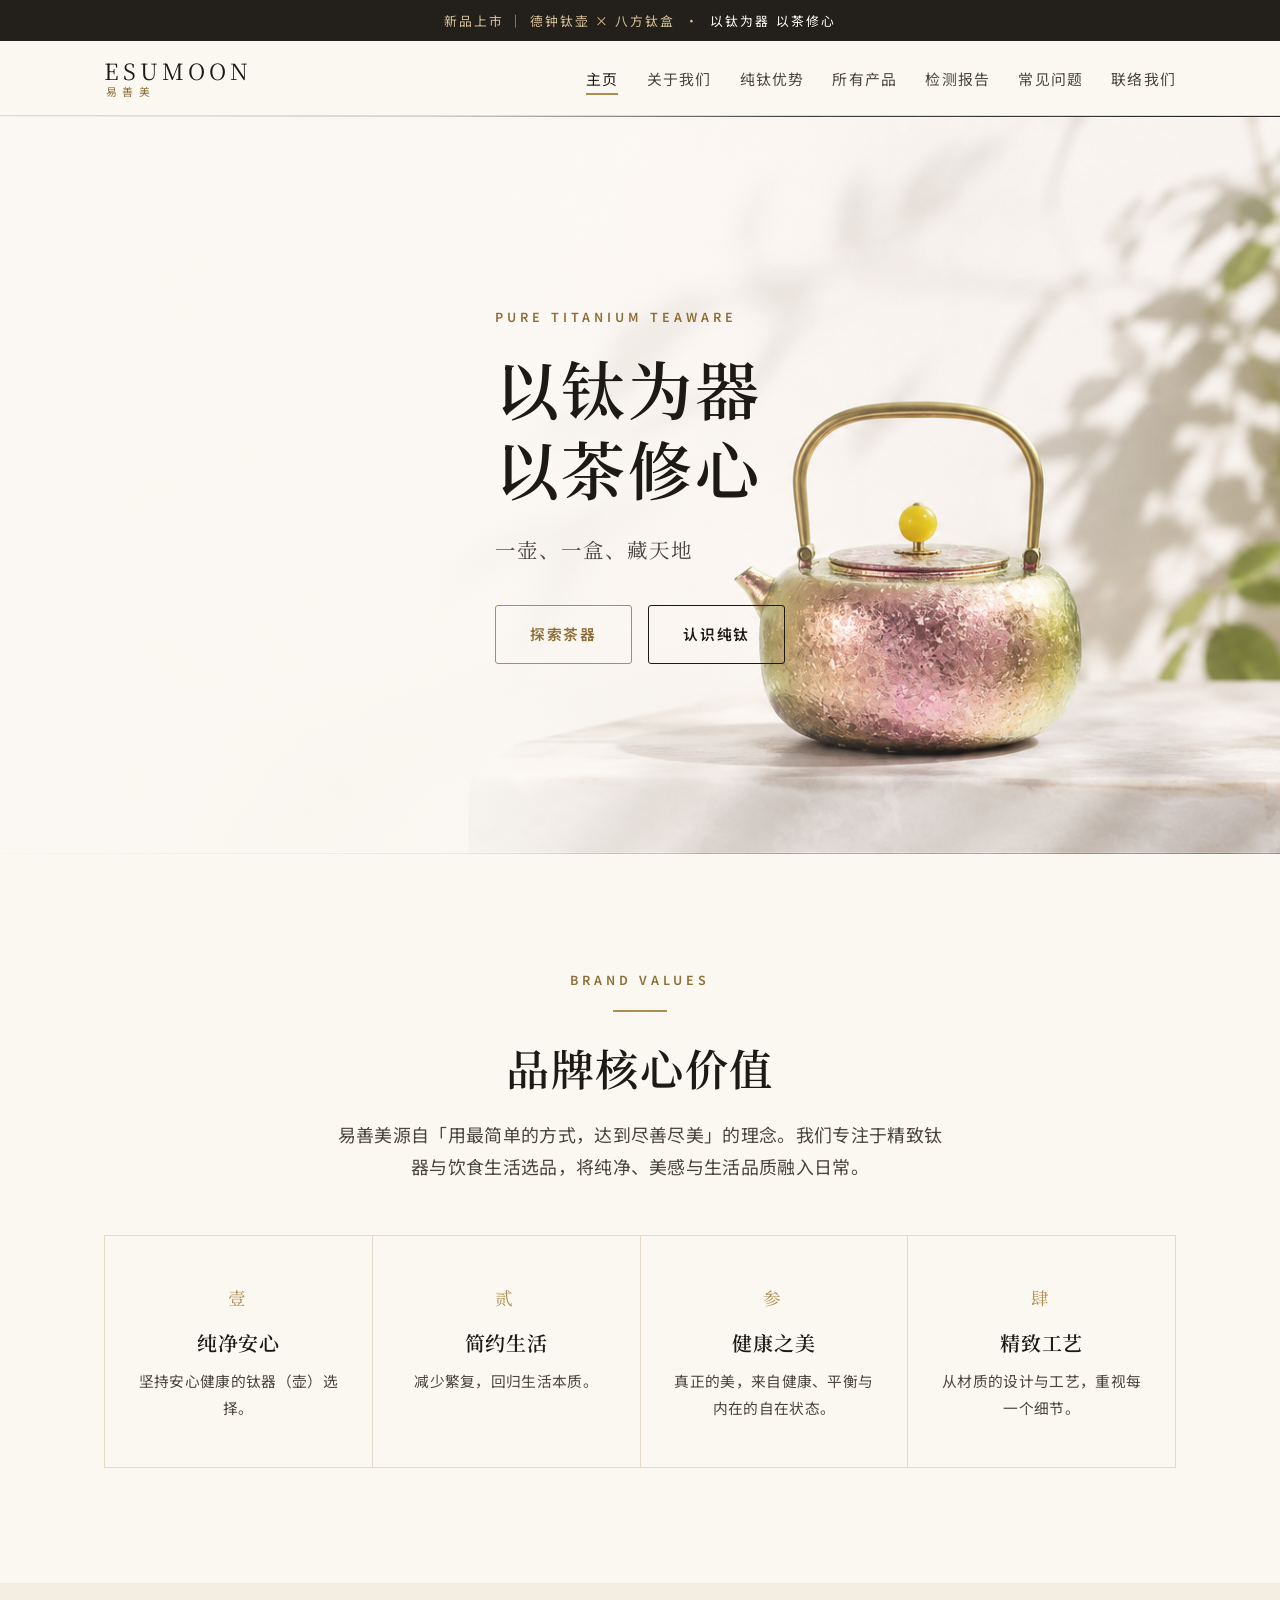
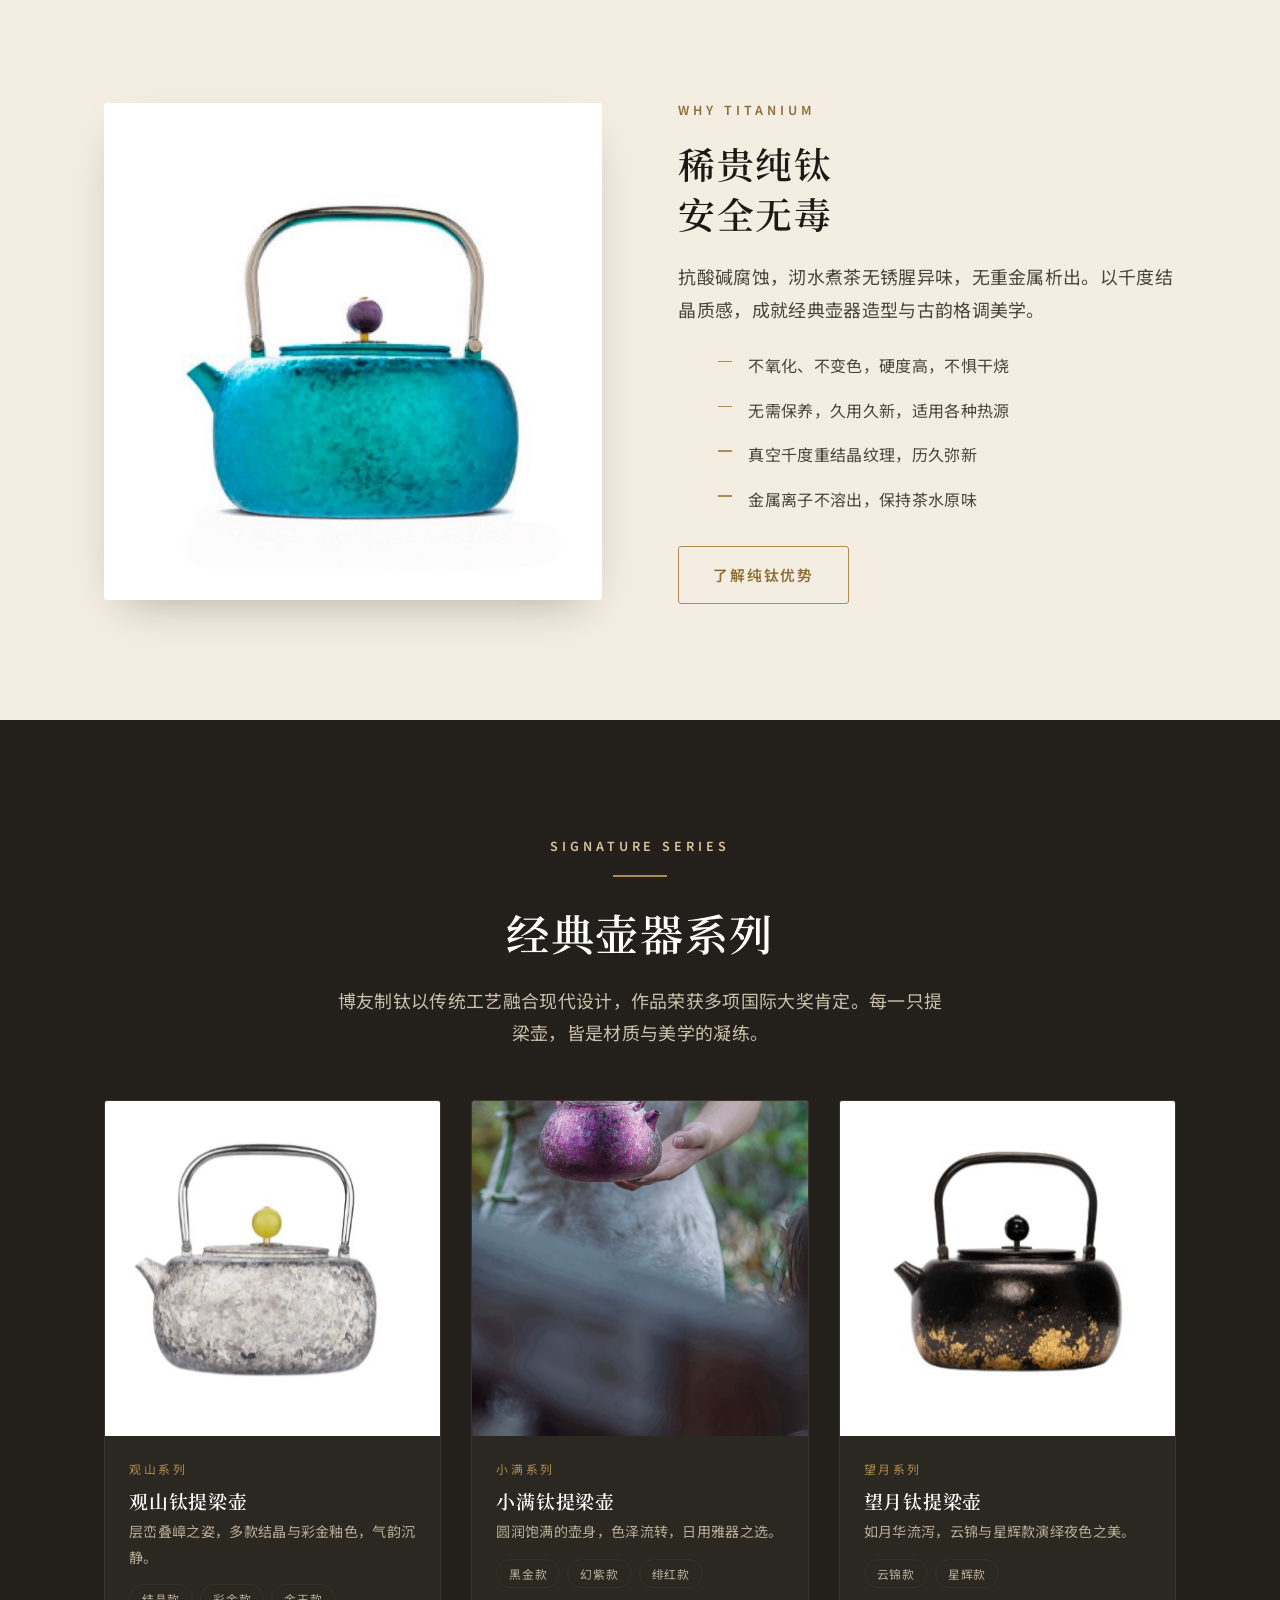
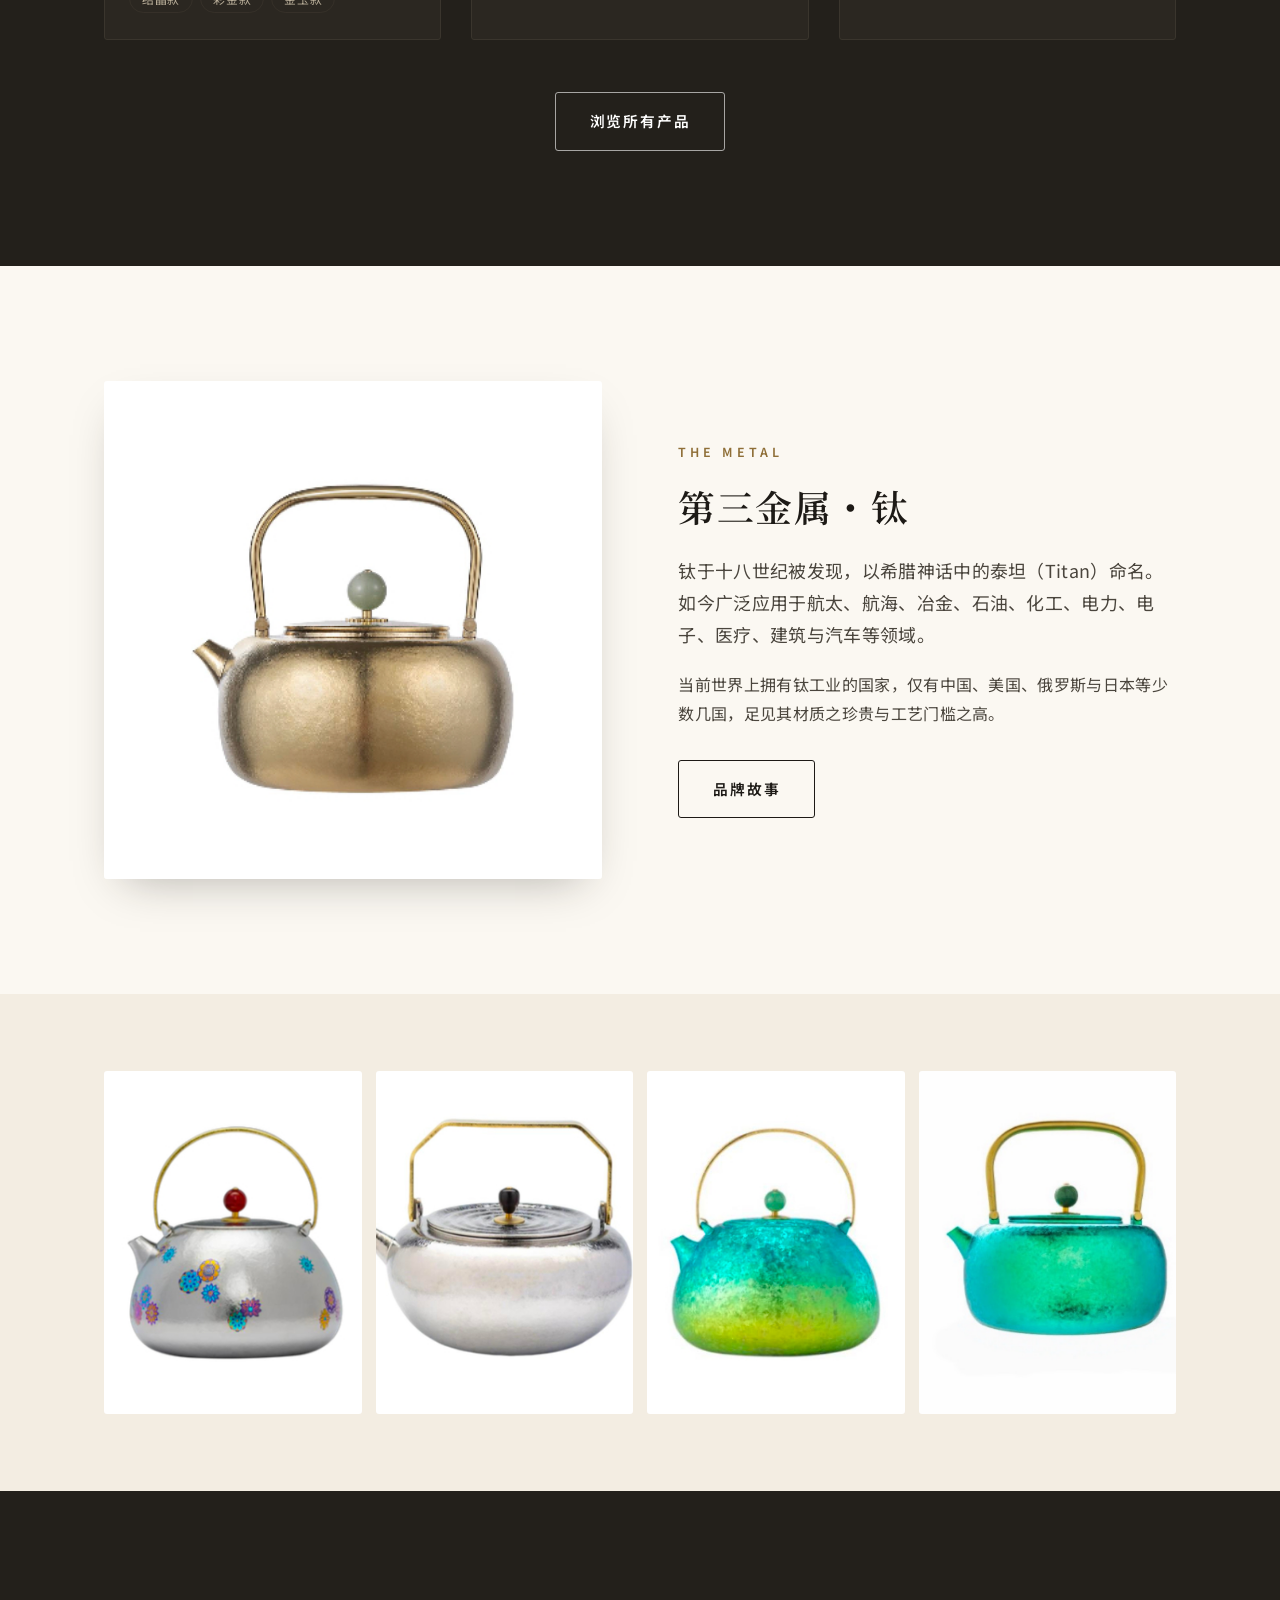
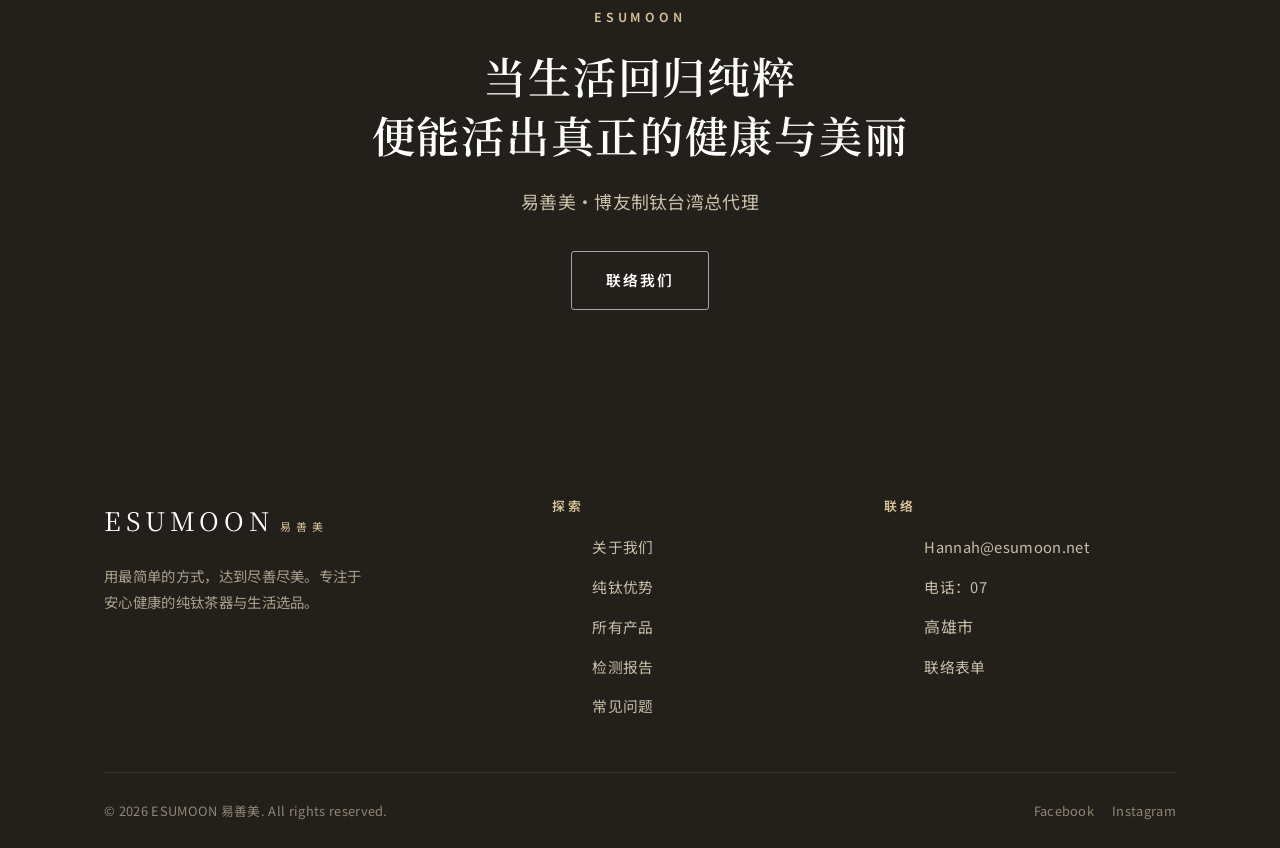
<file: index.html>
<!DOCTYPE html>
<html lang="zh-Hans-CN">
<head>
<meta charset="UTF-8" />
<meta name="viewport" content="width=device-width, initial-scale=1.0" />
<title>Esumoon 易善美｜纯钛茶器・以钛为器 以茶修心</title>
<meta name="description" content="易善美 Esumoon — 博友制钛台湾总代理。稀贵纯钛茶器，安全无毒、抗酸碱腐蚀、无重金属析出，真空千度重结晶工艺，让每一次沏茶回归最纯粹的本质。" />
<link rel="preconnect" href="https://fonts.googleapis.com" />
<link rel="preconnect" href="https://fonts.gstatic.com" crossorigin />
<link href="https://fonts.googleapis.com/css2?family=Noto+Sans+SC:wght@300;400;500;700&family=Noto+Serif+SC:wght@500;600;700&display=swap" rel="stylesheet" />
<link rel="icon" type="image/png" href="assets/images/site/logo.png" />
<link rel="stylesheet" href="css/style.css" />
</head>
<body>

<div class="topbar">新品上市 ｜ 德钟钛壶 × 八方钛盒 &nbsp;·&nbsp; <span>以钛为器 以茶修心</span></div>

<header class="site-header">
  <div class="container">
    <nav class="nav" aria-label="主要导览">
      <a class="brand" href="index.html">
        <span class="brand__en">ESUMOON</span>
        <span class="brand__zh">易善美</span>
      </a>
      <ul class="nav__links">
        <li><a href="index.html" class="is-active">主页</a></li>
        <li><a href="about.html">关于我们</a></li>
        <li><a href="titanium.html">纯钛优势</a></li>
        <li><a href="products.html">所有产品</a></li>
        <li><a href="reports.html">检测报告</a></li>
        <li><a href="faq.html">常见问题</a></li>
        <li><a href="contact.html">联络我们</a></li>
      </ul>
      <button class="nav__toggle" aria-label="开启选单" aria-expanded="false">
        <span></span><span></span><span></span>
      </button>
    </nav>
  </div>
</header>

<!-- HERO -->
<section class="hero">
  <div class="hero__media"><img src="assets/images/site/hero.png" alt="纯钛提梁壶，虹彩结晶纹理" /></div>
  <div class="hero__scrim"></div>
  <div class="container">
    <div class="hero__inner">
      <p class="eyebrow">Pure Titanium Teaware</p>
      <h1 class="hero__title">以钛为器<br />以茶修心</h1>
      <p class="hero__sub">一壶、一盒、藏天地</p>
      <div class="hero__cta">
        <a href="products.html" class="btn btn--gold">探索茶器</a>
        <a href="titanium.html" class="btn">认识纯钛</a>
      </div>
    </div>
  </div>
</section>

<!-- 品牌核心价值 -->
<section class="section values">
  <div class="container">
    <div class="center reveal">
      <p class="eyebrow">Brand Values</p>
      <hr class="divider" />
      <h2 class="section-title">品牌核心价值</h2>
      <p class="lead">易善美源自「用最简单的方式，达到尽善尽美」的理念。我们专注于精致钛器与饮食生活选品，将纯净、美感与生活品质融入日常。</p>
    </div>
    <div class="value-grid reveal" style="margin-top:52px">
      <div class="value">
        <div class="value__num">壹</div>
        <h3>纯净安心</h3>
        <p>坚持安心健康的钛器（壶）选择。</p>
      </div>
      <div class="value">
        <div class="value__num">贰</div>
        <h3>简约生活</h3>
        <p>减少繁复，回归生活本质。</p>
      </div>
      <div class="value">
        <div class="value__num">参</div>
        <h3>健康之美</h3>
        <p>真正的美，来自健康、平衡与内在的自在状态。</p>
      </div>
      <div class="value">
        <div class="value__num">肆</div>
        <h3>精致工艺</h3>
        <p>从材质的设计与工艺，重视每一个细节。</p>
      </div>
    </div>
  </div>
</section>

<!-- 纯钛特性 split -->
<section class="section" style="background:var(--cream)">
  <div class="container">
    <div class="split reveal">
      <div class="split__media"><img src="assets/images/products/p07.jpg" alt="钛提梁壶 结晶纹理" /></div>
      <div class="split__text">
        <p class="eyebrow">Why Titanium</p>
        <h2>稀贵纯钛<br />安全无毒</h2>
        <p class="lead">抗酸碱腐蚀，沏水煮茶无锈腥异味，无重金属析出。以千度结晶质感，成就经典壶器造型与古韵格调美学。</p>
        <ul class="feature-list">
          <li>不氧化、不变色，硬度高，不惧干烧</li>
          <li>无需保养，久用久新，适用各种热源</li>
          <li>真空千度重结晶纹理，历久弥新</li>
          <li>金属离子不溶出，保持茶水原味</li>
        </ul>
        <p style="margin-top:32px"><a href="titanium.html" class="btn btn--gold">了解纯钛优势</a></p>
      </div>
    </div>
  </div>
</section>

<!-- 系列精选 -->
<section class="section dark">
  <div class="container">
    <div class="center reveal">
      <p class="eyebrow">Signature Series</p>
      <hr class="divider" />
      <h2 class="section-title">经典壶器系列</h2>
      <p class="lead">博友制钛以传统工艺融合现代设计，作品荣获多项国际大奖肯定。每一只提梁壶，皆是材质与美学的凝练。</p>
    </div>
    <div class="card-grid reveal" style="margin-top:52px">
      <article class="pcard">
        <div class="pcard__img"><img src="assets/images/products/p08.jpg" alt="观山钛提梁壶" /></div>
        <div class="pcard__body">
          <p class="pcard__series">观山系列</p>
          <h3 class="pcard__name">观山钛提梁壶</h3>
          <p class="pcard__desc">层峦叠嶂之姿，多款结晶与彩金釉色，气韵沉静。</p>
          <div class="pcard__tags"><span class="tag">结晶款</span><span class="tag">彩金款</span><span class="tag">金玉款</span></div>
        </div>
      </article>
      <article class="pcard">
        <div class="pcard__img"><img src="assets/images/products/p03.jpg" alt="小满钛提梁壶" /></div>
        <div class="pcard__body">
          <p class="pcard__series">小满系列</p>
          <h3 class="pcard__name">小满钛提梁壶</h3>
          <p class="pcard__desc">圆润饱满的壶身，色泽流转，日用雅器之选。</p>
          <div class="pcard__tags"><span class="tag">黑金款</span><span class="tag">幻紫款</span><span class="tag">绯红款</span></div>
        </div>
      </article>
      <article class="pcard">
        <div class="pcard__img"><img src="assets/images/products/p12.jpg" alt="望月钛提梁壶" /></div>
        <div class="pcard__body">
          <p class="pcard__series">望月系列</p>
          <h3 class="pcard__name">望月钛提梁壶</h3>
          <p class="pcard__desc">如月华流泻，云锦与星辉款演绎夜色之美。</p>
          <div class="pcard__tags"><span class="tag">云锦款</span><span class="tag">星辉款</span></div>
        </div>
      </article>
    </div>
    <div class="center reveal" style="margin-top:52px">
      <a href="products.html" class="btn btn--light">浏览所有产品</a>
    </div>
  </div>
</section>

<!-- 关于钛 -->
<section class="section">
  <div class="container">
    <div class="split split--rev reveal">
      <div class="split__text">
        <p class="eyebrow">The Metal</p>
        <h2>第三金属・钛</h2>
        <p class="lead">钛于十八世纪被发现，以希腊神话中的泰坦（Titan）命名。如今广泛应用于航太、航海、冶金、石油、化工、电力、电子、医疗、建筑与汽车等领域。</p>
        <p style="margin-top:20px;color:var(--ink-soft)">当前世界上拥有钛工业的国家，仅有中国、美国、俄罗斯与日本等少数几国，足见其材质之珍贵与工艺门槛之高。</p>
        <p style="margin-top:32px"><a href="about.html" class="btn">品牌故事</a></p>
      </div>
      <div class="split__media"><img src="assets/images/products/p16.jpg" alt="纯钛茶器" /></div>
    </div>
  </div>
</section>

<!-- 影像廊 -->
<section class="section--tight" style="background:var(--cream)">
  <div class="container">
    <div class="gallery reveal">
      <figure><img src="assets/images/products/p09.jpg" alt="钛茶器作品" /></figure>
      <figure><img src="assets/images/products/p10.jpg" alt="钛茶器作品" /></figure>
      <figure><img src="assets/images/products/p11.jpg" alt="钛茶器作品" /></figure>
      <figure><img src="assets/images/products/p15.jpg" alt="钛茶器作品" /></figure>
    </div>
  </div>
</section>

<!-- CTA -->
<section class="section dark center">
  <div class="container reveal">
    <p class="eyebrow">Esumoon</p>
    <h2 class="section-title">当生活回归纯粹<br />便能活出真正的健康与美丽</h2>
    <p class="lead">易善美・博友制钛台湾总代理</p>
    <div style="margin-top:34px"><a href="contact.html" class="btn btn--light">联络我们</a></div>
  </div>
</section>

<!-- FOOTER -->
<footer class="site-footer">
  <div class="container">
    <div class="footer-grid">
      <div class="footer-brand">
        <span class="brand__en">ESUMOON</span>
        <span class="brand__zh">易善美</span>
        <p>用最简单的方式，达到尽善尽美。专注于安心健康的纯钛茶器与生活选品。</p>
      </div>
      <div class="footer-col">
        <h4>探索</h4>
        <ul>
          <li><a href="about.html">关于我们</a></li>
          <li><a href="titanium.html">纯钛优势</a></li>
          <li><a href="products.html">所有产品</a></li>
          <li><a href="reports.html">检测报告</a></li>
          <li><a href="faq.html">常见问题</a></li>
        </ul>
      </div>
      <div class="footer-col">
        <h4>联络</h4>
        <ul>
          <li><a href="mailto:Hannah@esumoon.net">Hannah@esumoon.net</a></li>
          <li><a href="tel:07">电话：07</a></li>
          <li>高雄市</li>
          <li><a href="contact.html">联络表单</a></li>
        </ul>
      </div>
    </div>
    <div class="footer-bottom">
      <span>© 2026 ESUMOON 易善美. All rights reserved.</span>
      <div class="socials">
        <a href="#" aria-label="Facebook">Facebook</a>
        <a href="#" aria-label="Instagram">Instagram</a>
      </div>
    </div>
  </div>
</footer>

<script src="js/main.js"></script>
</body>
</html>
</file>
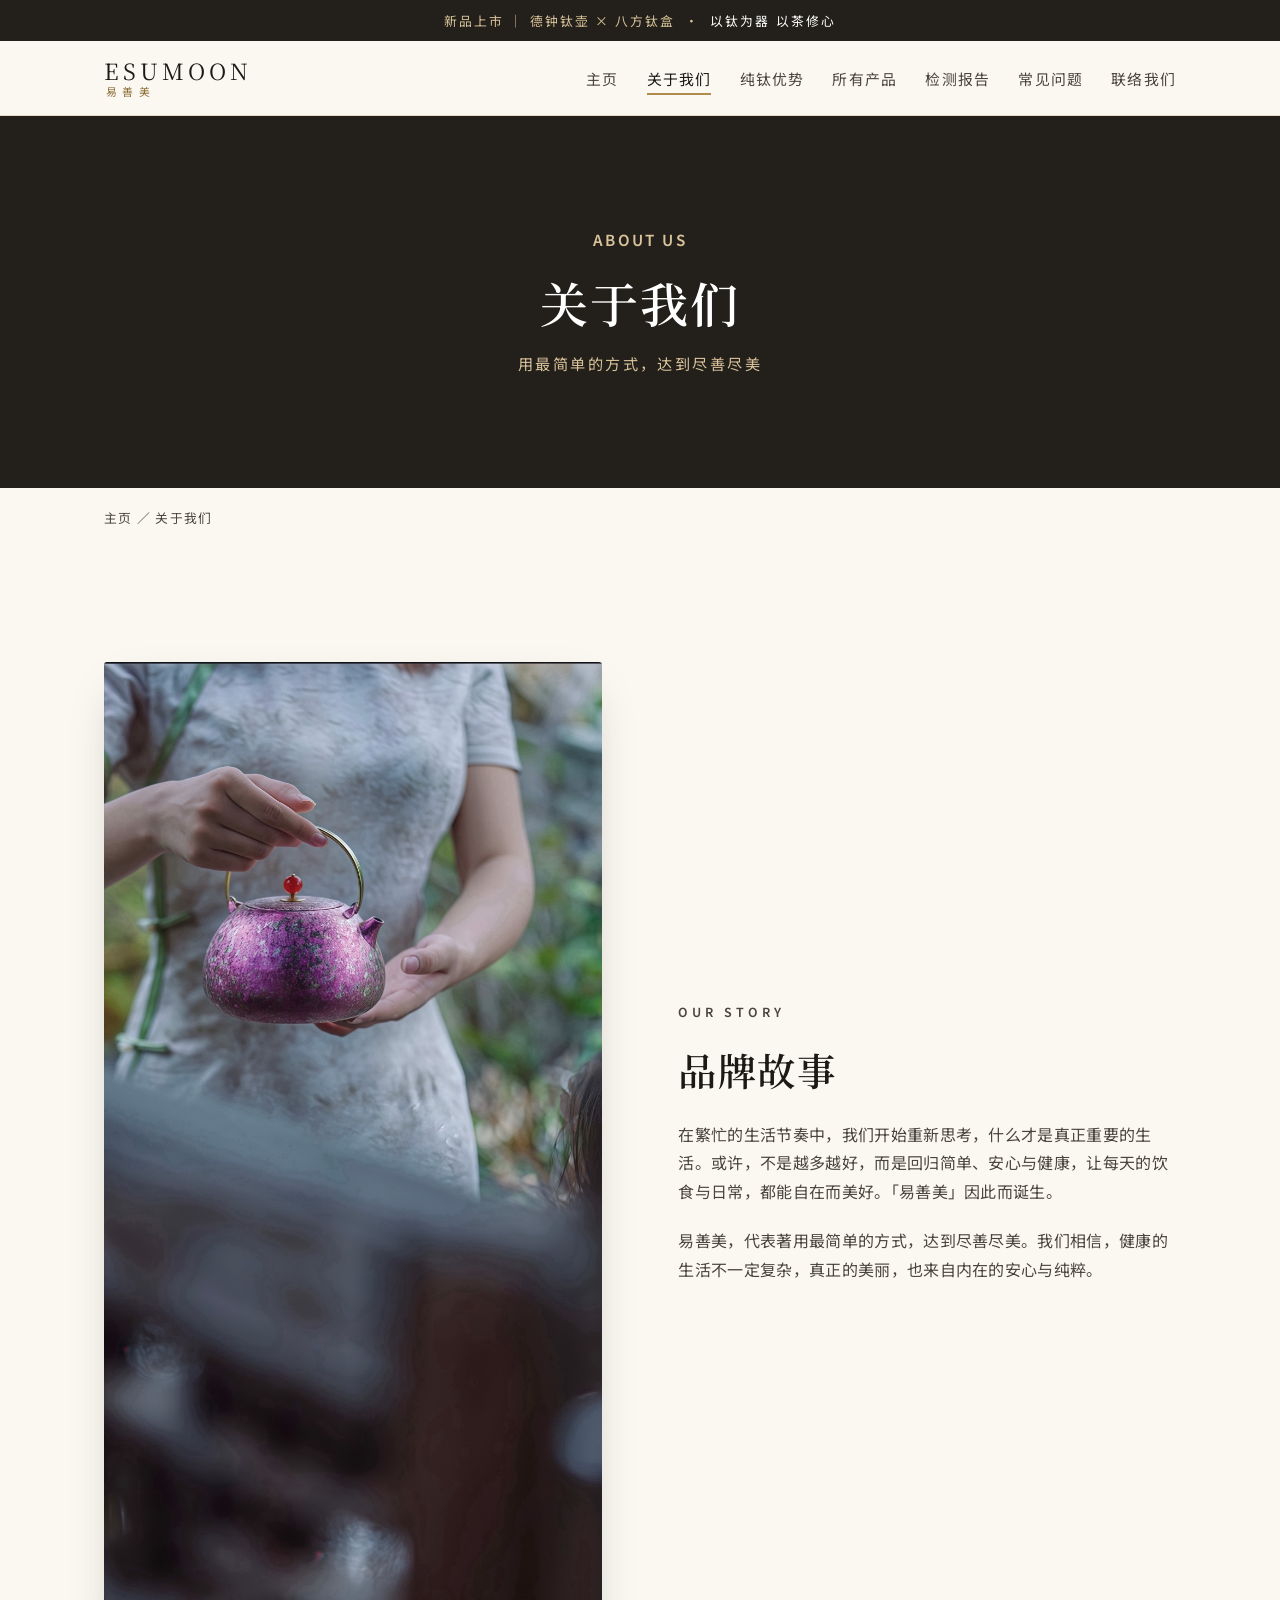
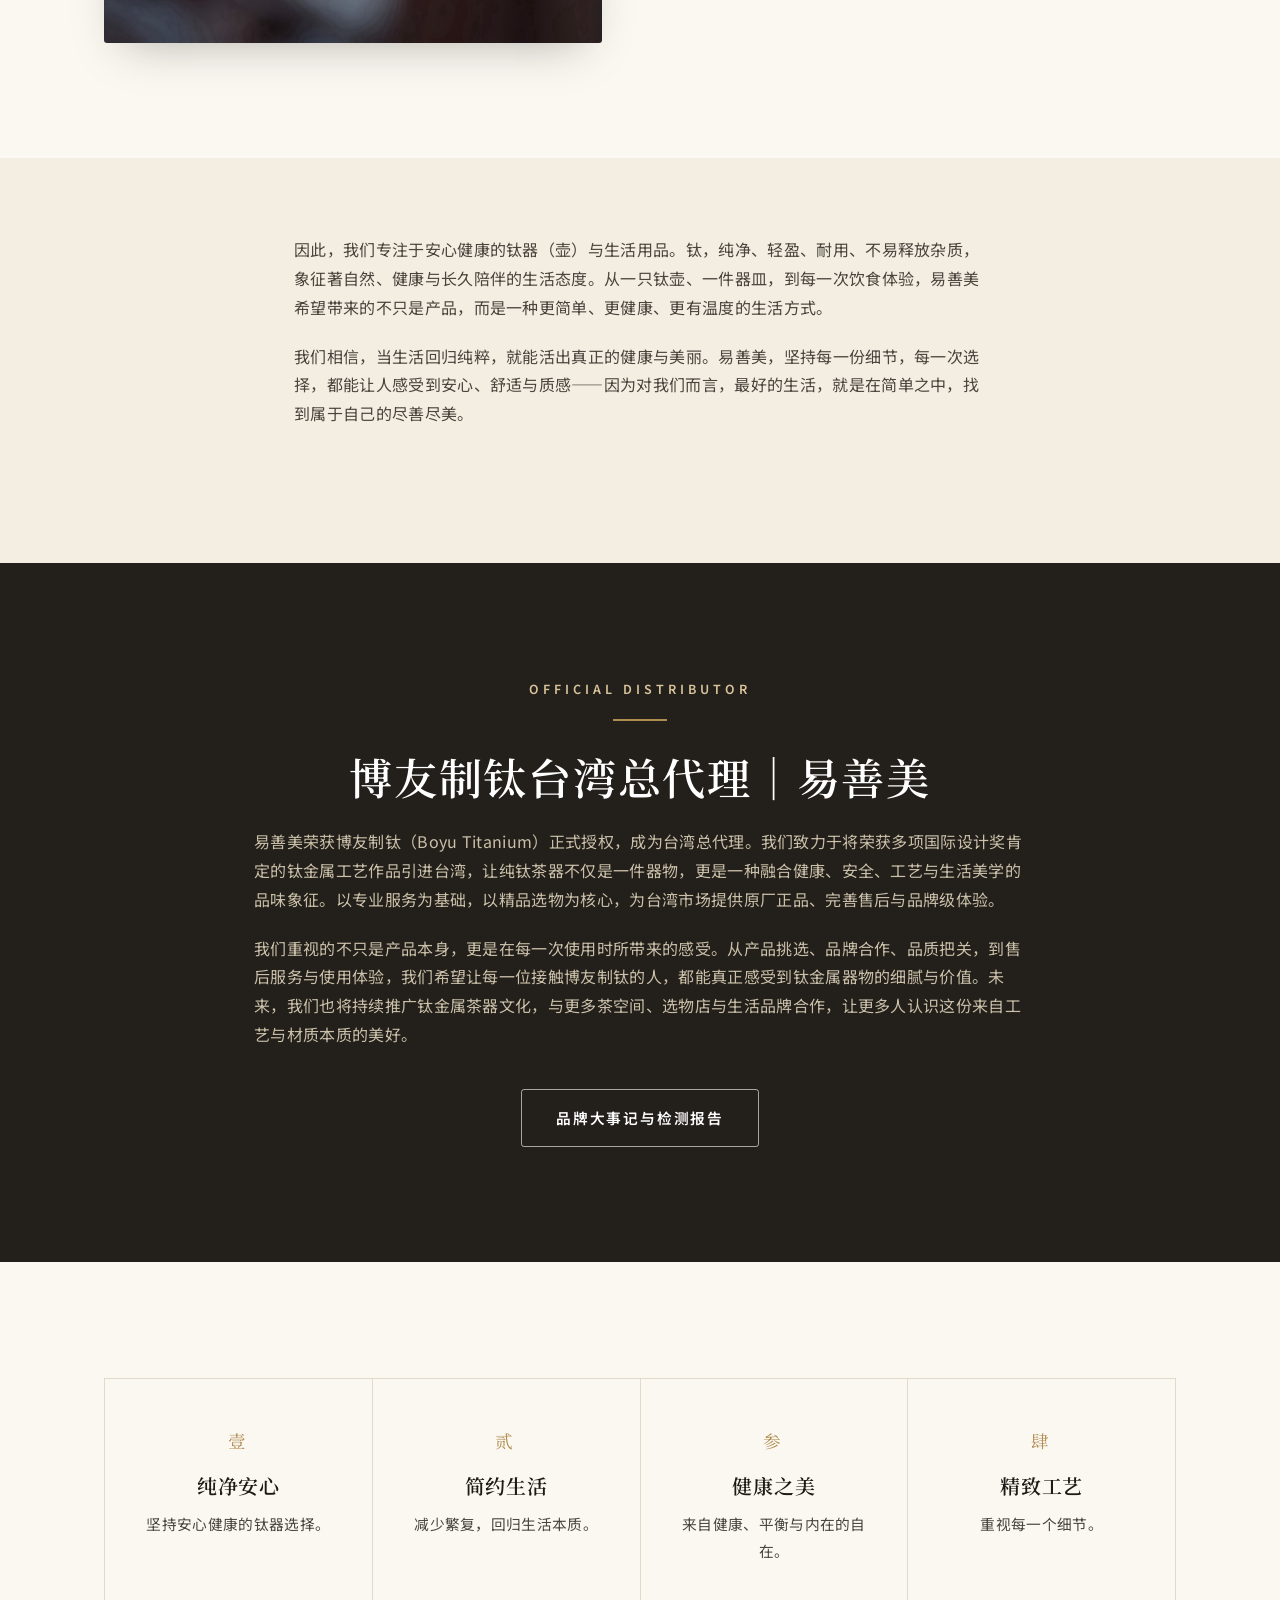
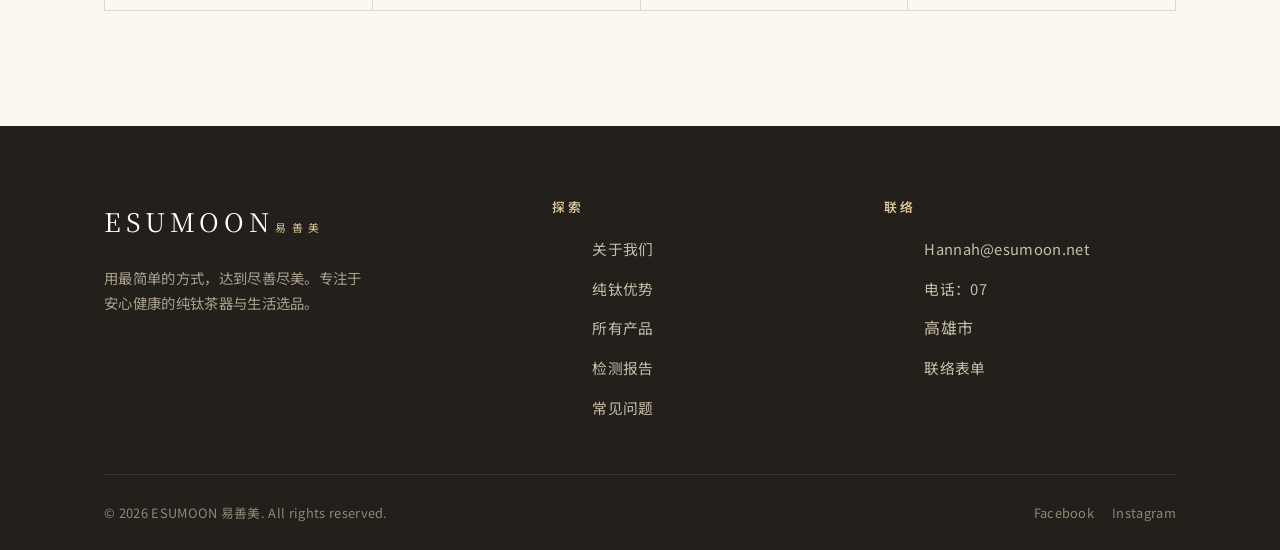
<file: about.html>
<!DOCTYPE html>
<html lang="zh-Hans-CN">
<head>
<meta charset="UTF-8" />
<meta name="viewport" content="width=device-width, initial-scale=1.0" />
<title>关于我们｜Esumoon 易善美・博友制钛台湾总代理</title>
<meta name="description" content="易善美 Esumoon 品牌故事 — 用最简单的方式，达到尽善尽美。荣获博友制钛（Boyu Titanium）正式授权，成为台湾总代理。" />
<link rel="preconnect" href="https://fonts.googleapis.com" />
<link rel="preconnect" href="https://fonts.gstatic.com" crossorigin />
<link href="https://fonts.googleapis.com/css2?family=Noto+Sans+SC:wght@300;400;500;700&family=Noto+Serif+SC:wght@500;600;700&display=swap" rel="stylesheet" />
<link rel="icon" type="image/png" href="assets/images/site/logo.png" />
<link rel="stylesheet" href="css/style.css" />
</head>
<body>

<div class="topbar">新品上市 ｜ 德钟钛壶 × 八方钛盒 &nbsp;·&nbsp; <span>以钛为器 以茶修心</span></div>

<header class="site-header">
  <div class="container">
    <nav class="nav" aria-label="主要导览">
      <a class="brand" href="index.html"><span class="brand__en">ESUMOON</span><span class="brand__zh">易善美</span></a>
      <ul class="nav__links">
        <li><a href="index.html">主页</a></li>
        <li><a href="about.html" class="is-active">关于我们</a></li>
        <li><a href="titanium.html">纯钛优势</a></li>
        <li><a href="products.html">所有产品</a></li>
        <li><a href="reports.html">检测报告</a></li>
        <li><a href="faq.html">常见问题</a></li>
        <li><a href="contact.html">联络我们</a></li>
      </ul>
      <button class="nav__toggle" aria-label="开启选单" aria-expanded="false"><span></span><span></span><span></span></button>
    </nav>
  </div>
</header>

<section class="page-banner">
  <div class="container">
    <p class="eyebrow" style="color:var(--gold-soft)">About Us</p>
    <h1>关于我们</h1>
    <p>用最简单的方式，达到尽善尽美</p>
  </div>
</section>
<div class="container"><nav class="breadcrumb"><a href="index.html">主页</a> ／ 关于我们</nav></div>

<!-- 品牌故事 -->
<section class="section">
  <div class="container">
    <div class="split reveal">
      <div class="split__media"><img src="assets/images/products/p03.jpg" alt="持钛提梁壶" /></div>
      <div class="split__text prose">
        <p class="eyebrow">Our Story</p>
        <h2 style="font-size:clamp(1.7rem,3vw,2.4rem);margin-bottom:24px">品牌故事</h2>
        <p>在繁忙的生活节奏中，我们开始重新思考，什么才是真正重要的生活。或许，不是越多越好，而是回归简单、安心与健康，让每天的饮食与日常，都能自在而美好。「易善美」因此而诞生。</p>
        <p>易善美，代表著用最简单的方式，达到尽善尽美。我们相信，健康的生活不一定复杂，真正的美丽，也来自内在的安心与纯粹。</p>
      </div>
    </div>
  </div>
</section>

<section class="section" style="background:var(--cream);padding-top:0">
  <div class="container" style="max-width:820px">
    <div class="prose reveal" style="padding-top:clamp(48px,6vw,88px)">
      <p>因此，我们专注于安心健康的钛器（壶）与生活用品。钛，纯净、轻盈、耐用、不易释放杂质，象征著自然、健康与长久陪伴的生活态度。从一只钛壶、一件器皿，到每一次饮食体验，易善美希望带来的不只是产品，而是一种更简单、更健康、更有温度的生活方式。</p>
      <p>我们相信，当生活回归纯粹，就能活出真正的健康与美丽。易善美，坚持每一份细节，每一次选择，都能让人感受到安心、舒适与质感——因为对我们而言，最好的生活，就是在简单之中，找到属于自己的尽善尽美。</p>
    </div>
  </div>
</section>

<!-- 总代理 -->
<section class="section dark">
  <div class="container" style="max-width:900px">
    <div class="center reveal">
      <p class="eyebrow">Official Distributor</p>
      <hr class="divider" />
      <h2 class="section-title">博友制钛台湾总代理｜易善美</h2>
    </div>
    <div class="prose reveal" style="margin-top:20px">
      <p style="color:#cabfa9">易善美荣获博友制钛（Boyu Titanium）正式授权，成为台湾总代理。我们致力于将荣获多项国际设计奖肯定的钛金属工艺作品引进台湾，让纯钛茶器不仅是一件器物，更是一种融合健康、安全、工艺与生活美学的品味象征。以专业服务为基础，以精品选物为核心，为台湾市场提供原厂正品、完善售后与品牌级体验。</p>
      <p style="color:#cabfa9">我们重视的不只是产品本身，更是在每一次使用时所带来的感受。从产品挑选、品牌合作、品质把关，到售后服务与使用体验，我们希望让每一位接触博友制钛的人，都能真正感受到钛金属器物的细腻与价值。未来，我们也将持续推广钛金属茶器文化，与更多茶空间、选物店与生活品牌合作，让更多人认识这份来自工艺与材质本质的美好。</p>
    </div>
    <div class="center reveal" style="margin-top:40px"><a href="reports.html" class="btn btn--light">品牌大事记与检测报告</a></div>
  </div>
</section>

<!-- 价值再述 -->
<section class="section">
  <div class="container">
    <div class="value-grid reveal">
      <div class="value"><div class="value__num">壹</div><h3>纯净安心</h3><p>坚持安心健康的钛器选择。</p></div>
      <div class="value"><div class="value__num">贰</div><h3>简约生活</h3><p>减少繁复，回归生活本质。</p></div>
      <div class="value"><div class="value__num">参</div><h3>健康之美</h3><p>来自健康、平衡与内在的自在。</p></div>
      <div class="value"><div class="value__num">肆</div><h3>精致工艺</h3><p>重视每一个细节。</p></div>
    </div>
  </div>
</section>

<footer class="site-footer">
  <div class="container">
    <div class="footer-grid">
      <div class="footer-brand"><span class="brand__en">ESUMOON</span><span class="brand__zh">易善美</span><p>用最简单的方式，达到尽善尽美。专注于安心健康的纯钛茶器与生活选品。</p></div>
      <div class="footer-col"><h4>探索</h4><ul><li><a href="about.html">关于我们</a></li><li><a href="titanium.html">纯钛优势</a></li><li><a href="products.html">所有产品</a></li><li><a href="reports.html">检测报告</a></li><li><a href="faq.html">常见问题</a></li></ul></div>
      <div class="footer-col"><h4>联络</h4><ul><li><a href="mailto:Hannah@esumoon.net">Hannah@esumoon.net</a></li><li><a href="tel:07">电话：07</a></li><li>高雄市</li><li><a href="contact.html">联络表单</a></li></ul></div>
    </div>
    <div class="footer-bottom"><span>© 2026 ESUMOON 易善美. All rights reserved.</span><div class="socials"><a href="#">Facebook</a><a href="#">Instagram</a></div></div>
  </div>
</footer>

<script src="js/main.js"></script>
</body>
</html>
</file>
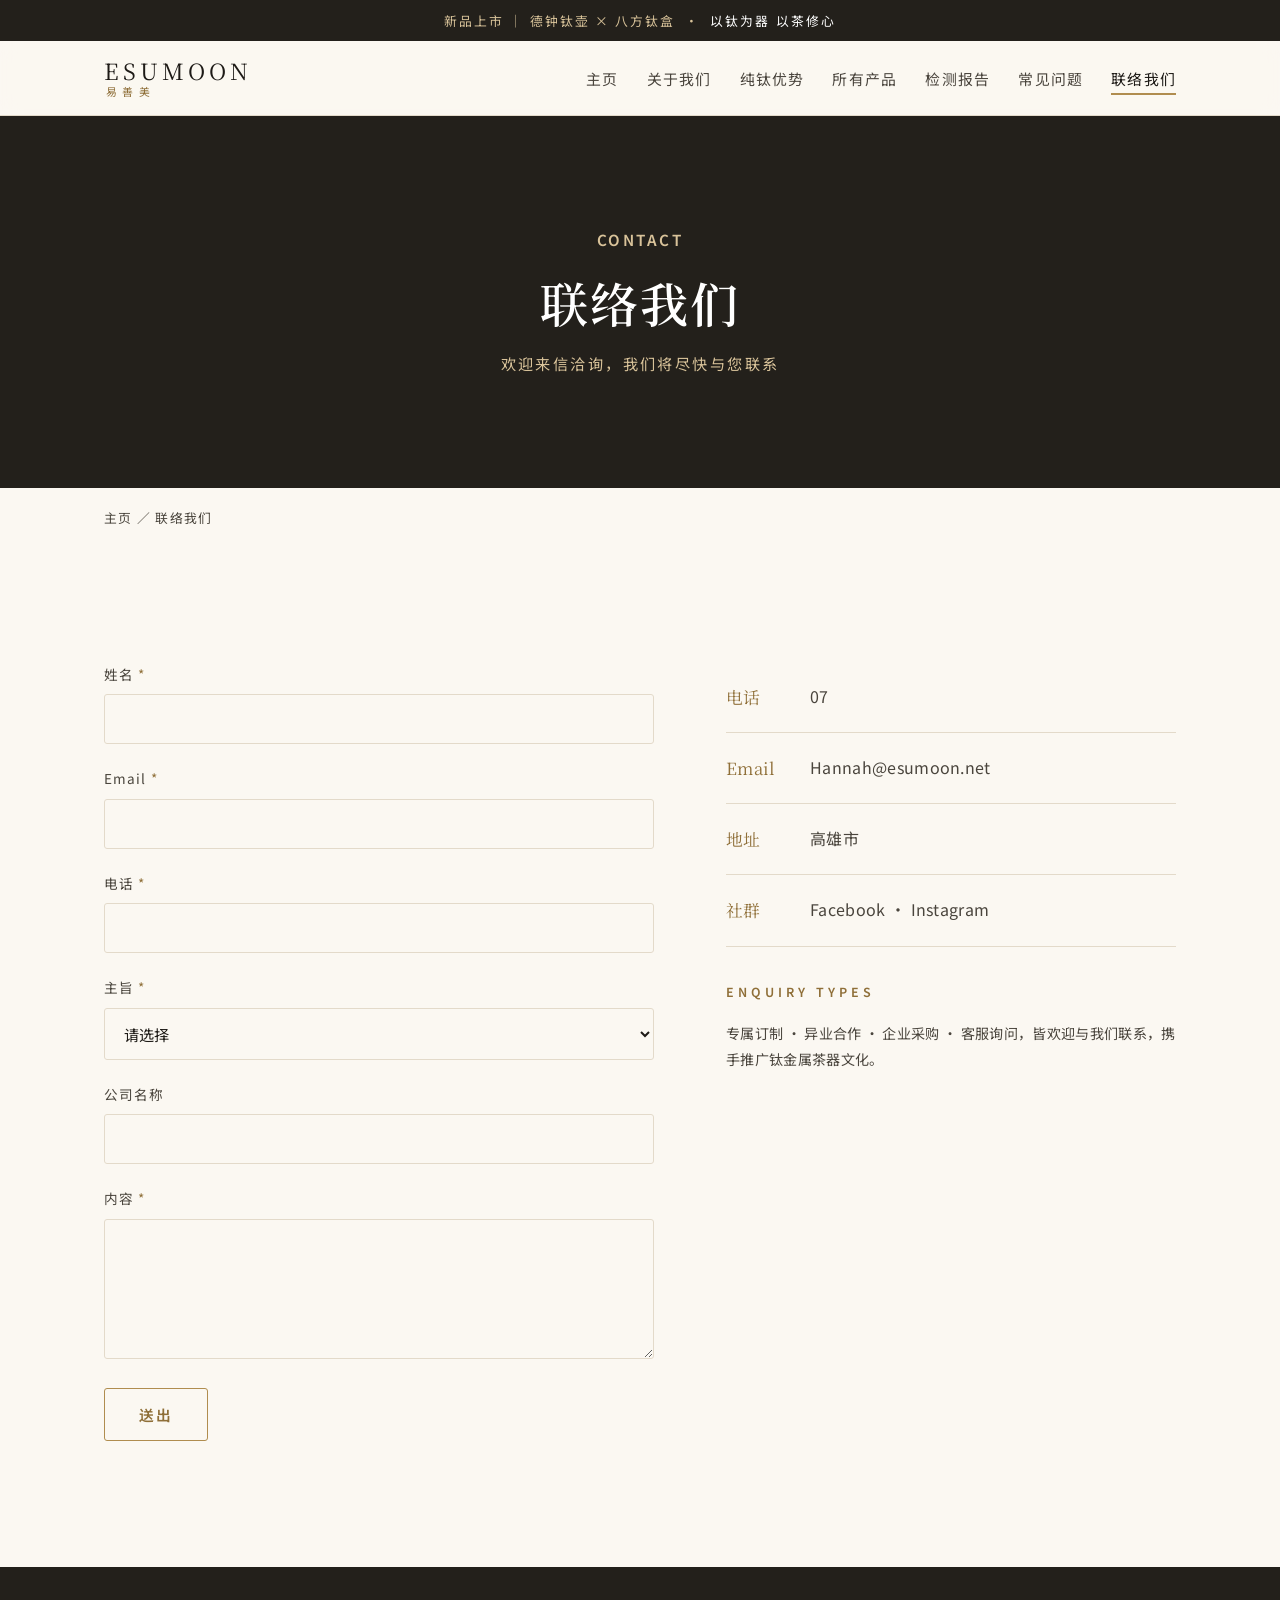
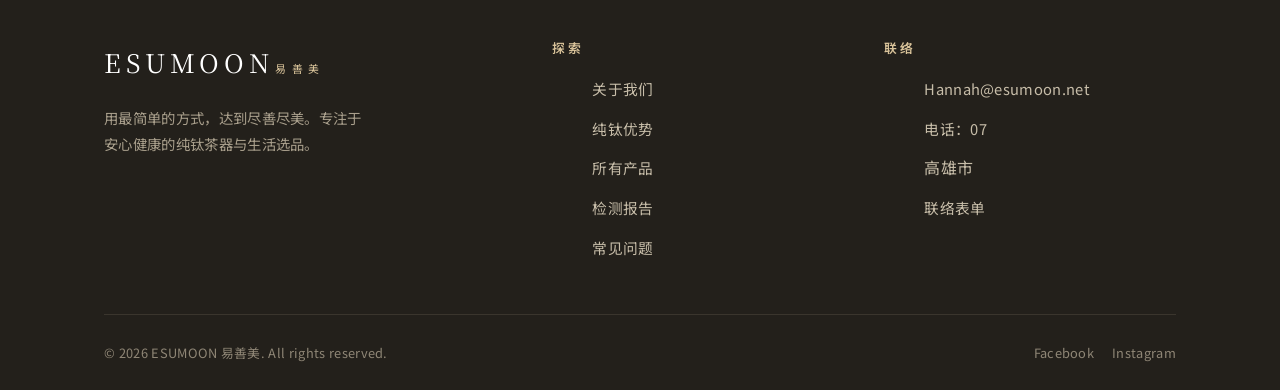
<file: contact.html>
<!DOCTYPE html>
<html lang="zh-Hans-CN">
<head>
<meta charset="UTF-8" />
<meta name="viewport" content="width=device-width, initial-scale=1.0" />
<title>联络我们｜Esumoon 易善美</title>
<meta name="description" content="联络易善美 Esumoon — 专属订制、异业合作、企业采购与客服询问。Email：Hannah@esumoon.net｜高雄市。" />
<link rel="preconnect" href="https://fonts.googleapis.com" />
<link rel="preconnect" href="https://fonts.gstatic.com" crossorigin />
<link href="https://fonts.googleapis.com/css2?family=Noto+Sans+SC:wght@300;400;500;700&family=Noto+Serif+SC:wght@500;600;700&display=swap" rel="stylesheet" />
<link rel="icon" type="image/png" href="assets/images/site/logo.png" />
<link rel="stylesheet" href="css/style.css" />
</head>
<body>

<div class="topbar">新品上市 ｜ 德钟钛壶 × 八方钛盒 &nbsp;·&nbsp; <span>以钛为器 以茶修心</span></div>

<header class="site-header">
  <div class="container">
    <nav class="nav" aria-label="主要导览">
      <a class="brand" href="index.html"><span class="brand__en">ESUMOON</span><span class="brand__zh">易善美</span></a>
      <ul class="nav__links">
        <li><a href="index.html">主页</a></li>
        <li><a href="about.html">关于我们</a></li>
        <li><a href="titanium.html">纯钛优势</a></li>
        <li><a href="products.html">所有产品</a></li>
        <li><a href="reports.html">检测报告</a></li>
        <li><a href="faq.html">常见问题</a></li>
        <li><a href="contact.html" class="is-active">联络我们</a></li>
      </ul>
      <button class="nav__toggle" aria-label="开启选单" aria-expanded="false"><span></span><span></span><span></span></button>
    </nav>
  </div>
</header>

<section class="page-banner">
  <div class="container">
    <p class="eyebrow" style="color:var(--gold-soft)">Contact</p>
    <h1>联络我们</h1>
    <p>欢迎来信洽询，我们将尽快与您联系</p>
  </div>
</section>
<div class="container"><nav class="breadcrumb"><a href="index.html">主页</a> ／ 联络我们</nav></div>

<section class="section">
  <div class="container">
    <div class="contact-grid">

      <!-- 表单 -->
      <div class="reveal">
        <form id="contact-form" novalidate>
          <div class="field">
            <label for="name">姓名 <span class="req">*</span></label>
            <input type="text" id="name" name="name" required />
          </div>
          <div class="field">
            <label for="email">Email <span class="req">*</span></label>
            <input type="email" id="email" name="email" required />
          </div>
          <div class="field">
            <label for="phone">电话 <span class="req">*</span></label>
            <input type="tel" id="phone" name="phone" required />
          </div>
          <div class="field">
            <label for="subject">主旨 <span class="req">*</span></label>
            <select id="subject" name="subject" required>
              <option value="">请选择</option>
              <option>专属订制</option>
              <option>异业合作</option>
              <option>企业采购</option>
              <option>客服询问</option>
              <option>其他</option>
            </select>
          </div>
          <div class="field">
            <label for="company">公司名称</label>
            <input type="text" id="company" name="company" />
          </div>
          <div class="field">
            <label for="message">内容 <span class="req">*</span></label>
            <textarea id="message" name="message" required></textarea>
          </div>
          <button type="submit" class="btn btn--gold">送出</button>
          <p class="form-note form-status"></p>
        </form>
      </div>

      <!-- 资讯 -->
      <aside class="contact-info reveal">
        <div class="info-row"><div class="k">电话</div><div class="v"><a href="tel:07">07</a></div></div>
        <div class="info-row"><div class="k">Email</div><div class="v"><a href="mailto:Hannah@esumoon.net">Hannah@esumoon.net</a></div></div>
        <div class="info-row"><div class="k">地址</div><div class="v">高雄市</div></div>
        <div class="info-row"><div class="k">社群</div><div class="v"><a href="#">Facebook</a> ・ <a href="#">Instagram</a></div></div>
        <div style="margin-top:34px">
          <p class="eyebrow">Enquiry Types</p>
          <p class="pcard__desc" style="margin-top:10px">专属订制 ・ 异业合作 ・ 企业采购 ・ 客服询问，皆欢迎与我们联系，携手推广钛金属茶器文化。</p>
        </div>
      </aside>

    </div>
  </div>
</section>

<footer class="site-footer">
  <div class="container">
    <div class="footer-grid">
      <div class="footer-brand"><span class="brand__en">ESUMOON</span><span class="brand__zh">易善美</span><p>用最简单的方式，达到尽善尽美。专注于安心健康的纯钛茶器与生活选品。</p></div>
      <div class="footer-col"><h4>探索</h4><ul><li><a href="about.html">关于我们</a></li><li><a href="titanium.html">纯钛优势</a></li><li><a href="products.html">所有产品</a></li><li><a href="reports.html">检测报告</a></li><li><a href="faq.html">常见问题</a></li></ul></div>
      <div class="footer-col"><h4>联络</h4><ul><li><a href="mailto:Hannah@esumoon.net">Hannah@esumoon.net</a></li><li><a href="tel:07">电话：07</a></li><li>高雄市</li><li><a href="contact.html">联络表单</a></li></ul></div>
    </div>
    <div class="footer-bottom"><span>© 2026 ESUMOON 易善美. All rights reserved.</span><div class="socials"><a href="#">Facebook</a><a href="#">Instagram</a></div></div>
  </div>
</footer>

<script src="js/main.js"></script>
</body>
</html>
</file>
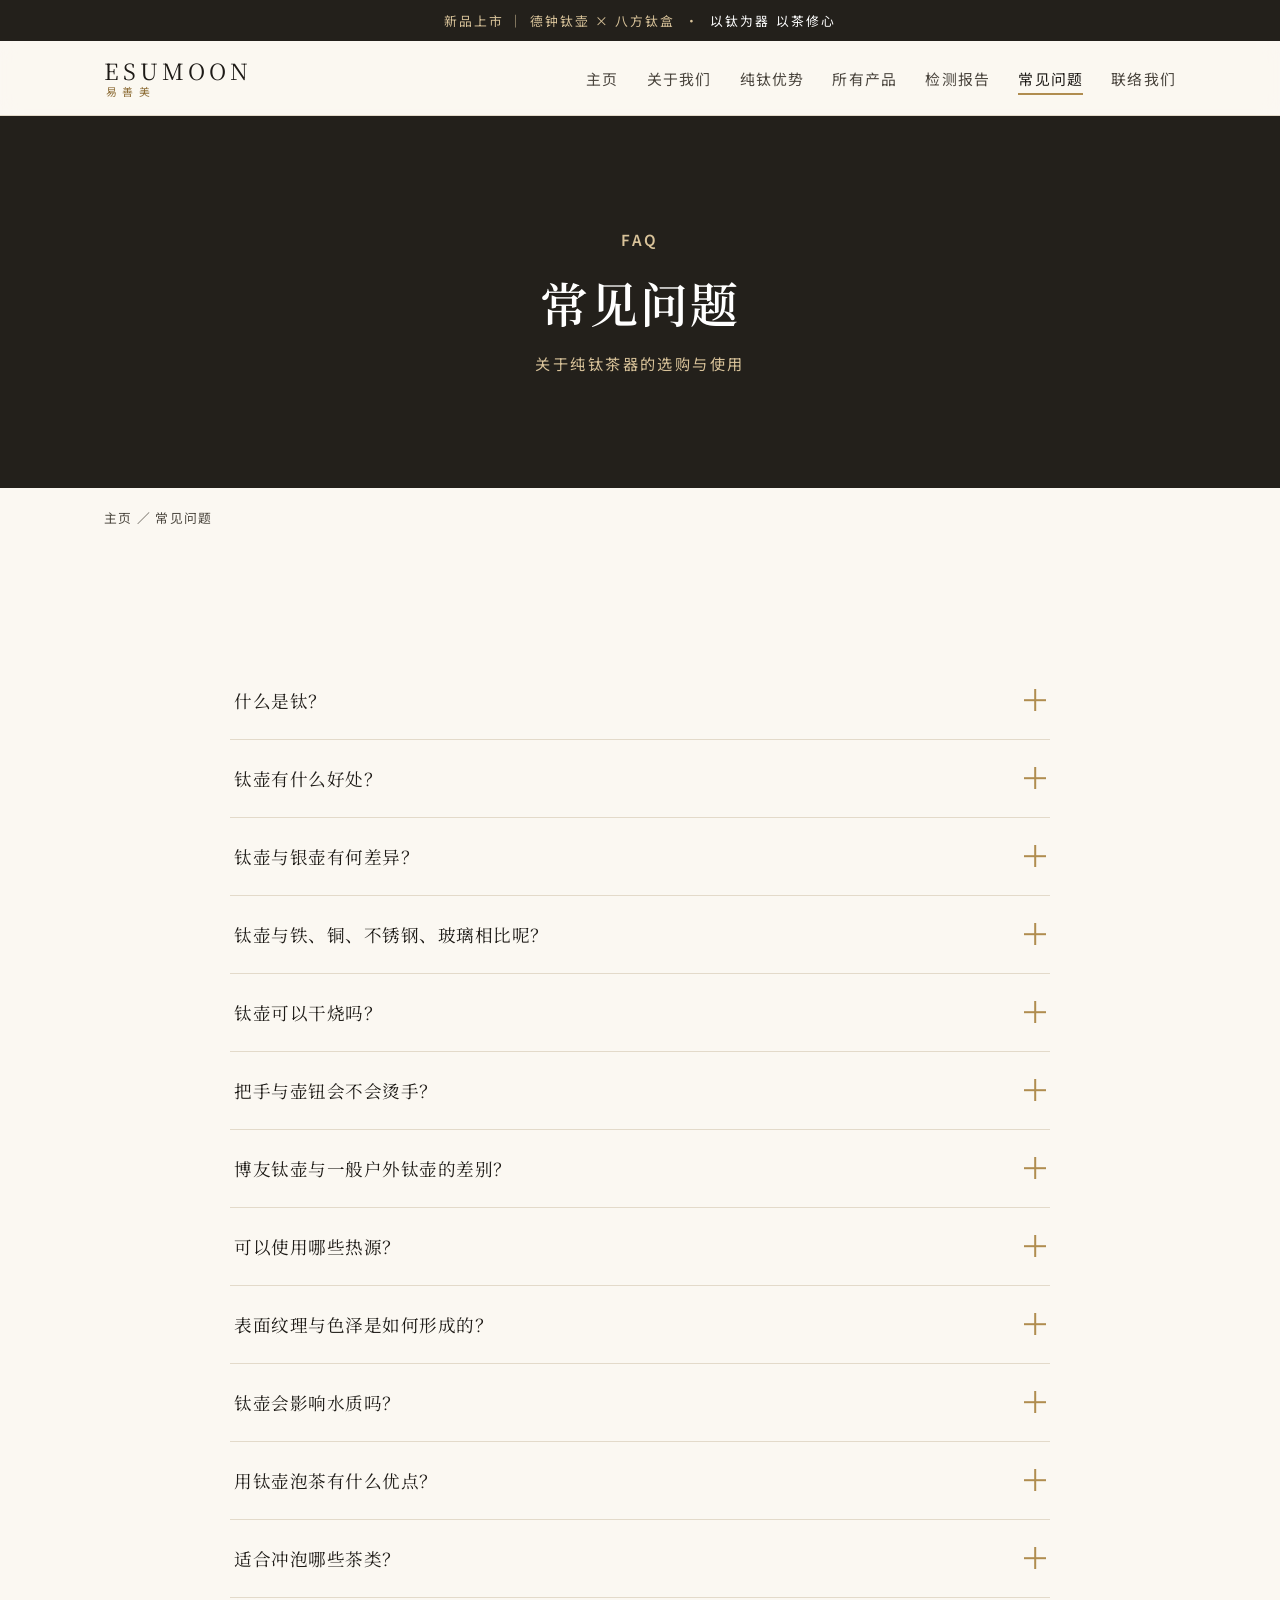
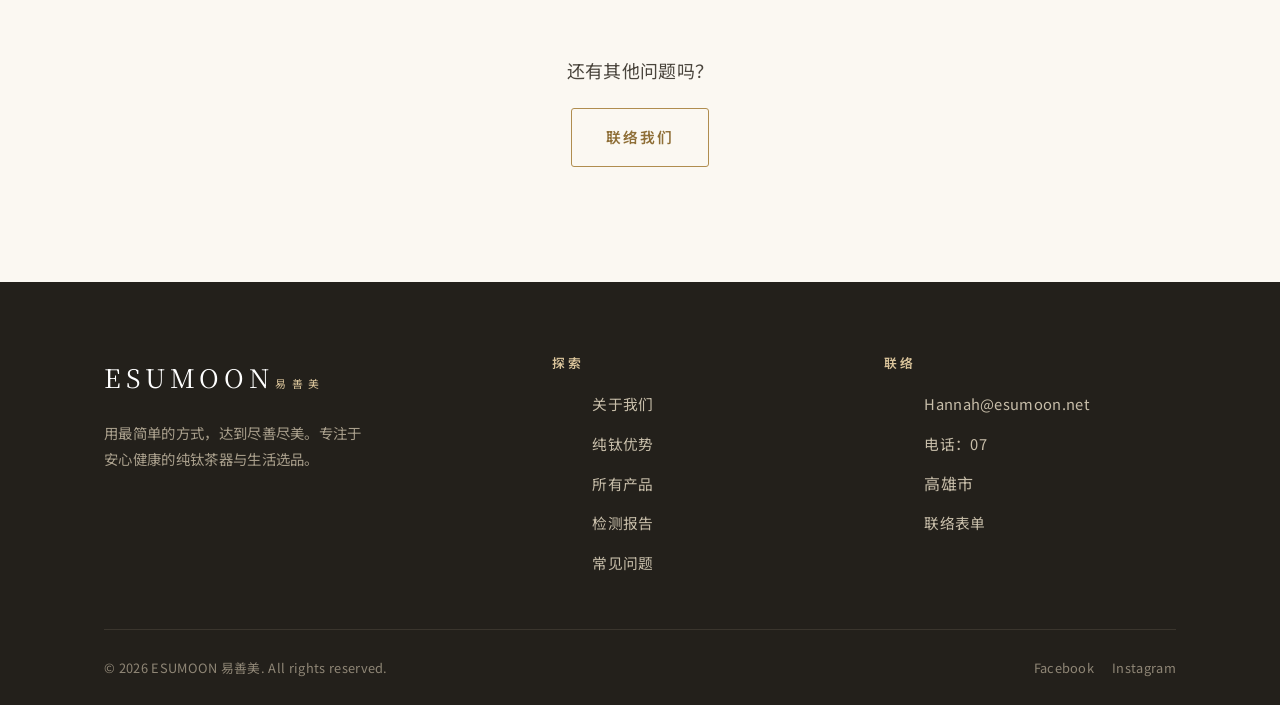
<file: faq.html>
<!DOCTYPE html>
<html lang="zh-Hans-CN">
<head>
<meta charset="UTF-8" />
<meta name="viewport" content="width=device-width, initial-scale=1.0" />
<title>常见问题｜Esumoon 易善美・钛壶选购与使用</title>
<meta name="description" content="关于纯钛茶壶的常见问题 — 钛的特性、与银壶铁壶的差异、干烧、把手隔热、适用热源、表面工艺、水质影响、适合冲泡的茶类等完整解答。" />
<link rel="preconnect" href="https://fonts.googleapis.com" />
<link rel="preconnect" href="https://fonts.gstatic.com" crossorigin />
<link href="https://fonts.googleapis.com/css2?family=Noto+Sans+SC:wght@300;400;500;700&family=Noto+Serif+SC:wght@500;600;700&display=swap" rel="stylesheet" />
<link rel="icon" type="image/png" href="assets/images/site/logo.png" />
<link rel="stylesheet" href="css/style.css" />
</head>
<body>

<div class="topbar">新品上市 ｜ 德钟钛壶 × 八方钛盒 &nbsp;·&nbsp; <span>以钛为器 以茶修心</span></div>

<header class="site-header">
  <div class="container">
    <nav class="nav" aria-label="主要导览">
      <a class="brand" href="index.html"><span class="brand__en">ESUMOON</span><span class="brand__zh">易善美</span></a>
      <ul class="nav__links">
        <li><a href="index.html">主页</a></li>
        <li><a href="about.html">关于我们</a></li>
        <li><a href="titanium.html">纯钛优势</a></li>
        <li><a href="products.html">所有产品</a></li>
        <li><a href="reports.html">检测报告</a></li>
        <li><a href="faq.html" class="is-active">常见问题</a></li>
        <li><a href="contact.html">联络我们</a></li>
      </ul>
      <button class="nav__toggle" aria-label="开启选单" aria-expanded="false"><span></span><span></span><span></span></button>
    </nav>
  </div>
</header>

<section class="page-banner">
  <div class="container">
    <p class="eyebrow" style="color:var(--gold-soft)">FAQ</p>
    <h1>常见问题</h1>
    <p>关于纯钛茶器的选购与使用</p>
  </div>
</section>
<div class="container"><nav class="breadcrumb"><a href="index.html">主页</a> ／ 常见问题</nav></div>

<section class="section">
  <div class="container">
    <div class="faq reveal">

      <div class="faq-item">
        <button class="faq-q" aria-expanded="false"><span>什么是钛？</span><span class="faq-q__icon"></span></button>
        <div class="faq-a"><div class="faq-a__inner">钛是一种经科学公认的健康、无毒金属，抗腐蚀、不含重金属、能抑制细菌，且不会引起过敏反应。广泛应用于医疗植入、航太、航海与军工等领域，被誉为「生物金属」。</div></div>
      </div>

      <div class="faq-item">
        <button class="faq-q" aria-expanded="false"><span>钛壶有什么好处？</span><span class="faq-q__icon"></span></button>
        <div class="faq-a"><div class="faq-a__inner">继传统铁壶、银壶与不锈钢壶之后，钛壶被视为「新一代健康金属壶」。具备抗腐蚀、不氧化、轻量，并可相容多种热源等优势。</div></div>
      </div>

      <div class="faq-item">
        <button class="faq-q" aria-expanded="false"><span>钛壶与银壶有何差异？</span><span class="faq-q__icon"></span></button>
        <div class="faq-a"><div class="faq-a__inner">主要差异在于价格优势、耐用度（银会氧化、需要保养）、结构完整性与清洁便利性。值得一提的是，尽管坊间常有软水说法，银其实无法去除水中的钙镁离子。</div></div>
      </div>

      <div class="faq-item">
        <button class="faq-q" aria-expanded="false"><span>钛壶与铁、铜、不锈钢、玻璃相比呢？</span><span class="faq-q__icon"></span></button>
        <div class="faq-a"><div class="faq-a__inner">相较铁壶易生锈，钛壶不锈；相较铜壶易氧化，钛壶更耐用；相较不锈钢可能含铬镍，钛壶表现更优；相较玻璃易碎，钛壶更坚固耐用。</div></div>
      </div>

      <div class="faq-item">
        <button class="faq-q" aria-expanded="false"><span>钛壶可以干烧吗？</span><span class="faq-q__icon"></span></button>
        <div class="faq-a"><div class="faq-a__inner">就材质完整性而言，钛壶不惧干烧。但长时间干烧会因表面氧化产生不规则的黄蓝痕迹，且不会自行恢复，建议避免长时间空烧。</div></div>
      </div>

      <div class="faq-item">
        <button class="faq-q" aria-expanded="false"><span>把手与壶钮会不会烫手？</span><span class="faq-q__icon"></span></button>
        <div class="faq-a"><div class="faq-a__inner">把手采用 304 不锈钢或纯钛材质，中空无铆钉设计，能有效降低热传导。壶钮则采天然石材或菩提等材质，握持更为舒适。</div></div>
      </div>

      <div class="faq-item">
        <button class="faq-q" aria-expanded="false"><span>博友钛壶与一般户外钛壶的差别？</span><span class="faq-q__icon"></span></button>
        <div class="faq-a"><div class="faq-a__inner">差异在于材料厚度（1.0mm vs. 0.3–0.5mm）、表面工艺（真空结晶 vs. 喷砂）以及设计取向（商务居家使用 vs. 户外便携）。</div></div>
      </div>

      <div class="faq-item">
        <button class="faq-q" aria-expanded="false"><span>可以使用哪些热源？</span><span class="faq-q__icon"></span></button>
        <div class="faq-a"><div class="faq-a__inner">明火、炭火、电陶炉与瓦斯炉皆适用。电磁炉则因多数机型有相容性问题；部分专为加热设计的机型或可使用，但一般情况不建议使用。</div></div>
      </div>

      <div class="faq-item">
        <button class="faq-q" aria-expanded="false"><span>表面纹理与色泽是如何形成的？</span><span class="faq-q__icon"></span></button>
        <div class="faq-a"><div class="faq-a__inner">结晶质感透过「千度真空炉烧制」形成；颜色则源自 PVD 镀膜（物理气相沉积）或阳极氧化制程，形成不氧化、不褪色的永久性色泽。</div></div>
      </div>

      <div class="faq-item">
        <button class="faq-q" aria-expanded="false"><span>钛壶会影响水质吗？</span><span class="faq-q__icon"></span></button>
        <div class="faq-a"><div class="faq-a__inner">钛壶对水质没有任何影响或改变，不会产生金属味、重金属或残留异味；以白醋或柠檬酸除垢也不会造成危害。</div></div>
      </div>

      <div class="faq-item">
        <button class="faq-q" aria-expanded="false"><span>用钛壶泡茶有什么优点？</span><span class="faq-q__icon"></span></button>
        <div class="faq-a"><div class="faq-a__inner">易清洁、无需开壶养壶；更换茶种时不会残留串味；轻巧却耐用；化学性质稳定，不干扰茶的风味。</div></div>
      </div>

      <div class="faq-item">
        <button class="faq-q" aria-expanded="false"><span>适合冲泡哪些茶类？</span><span class="faq-q__icon"></span></button>
        <div class="faq-a"><div class="faq-a__inner">推荐绿茶、白茶、红茶与乌龙（尤其轻焙）。台湾的高山乌龙、包种、东方美人等也很适合，因为钛不干扰香气，能保留茶叶本身的特性。</div></div>
      </div>

    </div>

    <div class="center reveal" style="margin-top:56px">
      <p class="lead" style="margin-inline:auto">还有其他问题吗？</p>
      <div style="margin-top:22px"><a href="contact.html" class="btn btn--gold">联络我们</a></div>
    </div>
  </div>
</section>

<footer class="site-footer">
  <div class="container">
    <div class="footer-grid">
      <div class="footer-brand"><span class="brand__en">ESUMOON</span><span class="brand__zh">易善美</span><p>用最简单的方式，达到尽善尽美。专注于安心健康的纯钛茶器与生活选品。</p></div>
      <div class="footer-col"><h4>探索</h4><ul><li><a href="about.html">关于我们</a></li><li><a href="titanium.html">纯钛优势</a></li><li><a href="products.html">所有产品</a></li><li><a href="reports.html">检测报告</a></li><li><a href="faq.html">常见问题</a></li></ul></div>
      <div class="footer-col"><h4>联络</h4><ul><li><a href="mailto:Hannah@esumoon.net">Hannah@esumoon.net</a></li><li><a href="tel:07">电话：07</a></li><li>高雄市</li><li><a href="contact.html">联络表单</a></li></ul></div>
    </div>
    <div class="footer-bottom"><span>© 2026 ESUMOON 易善美. All rights reserved.</span><div class="socials"><a href="#">Facebook</a><a href="#">Instagram</a></div></div>
  </div>
</footer>

<script src="js/main.js"></script>
</body>
</html>
</file>
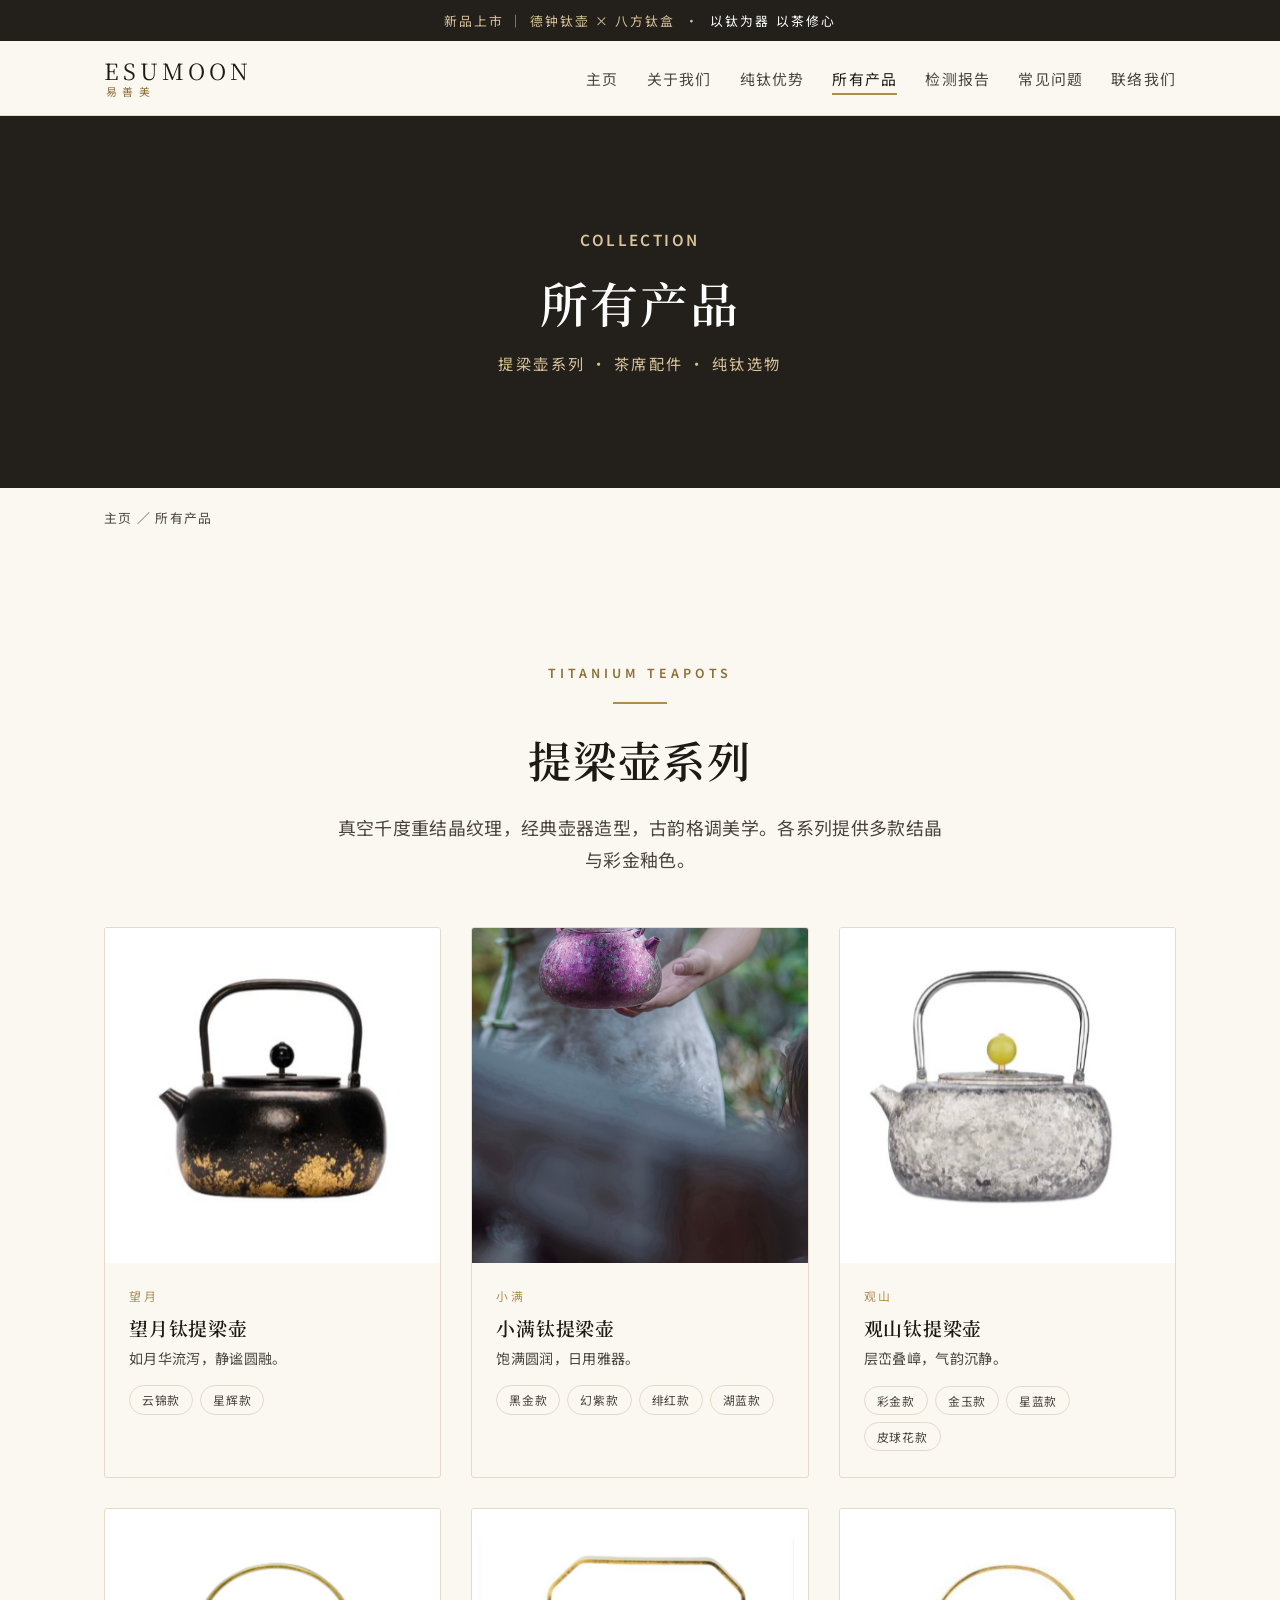
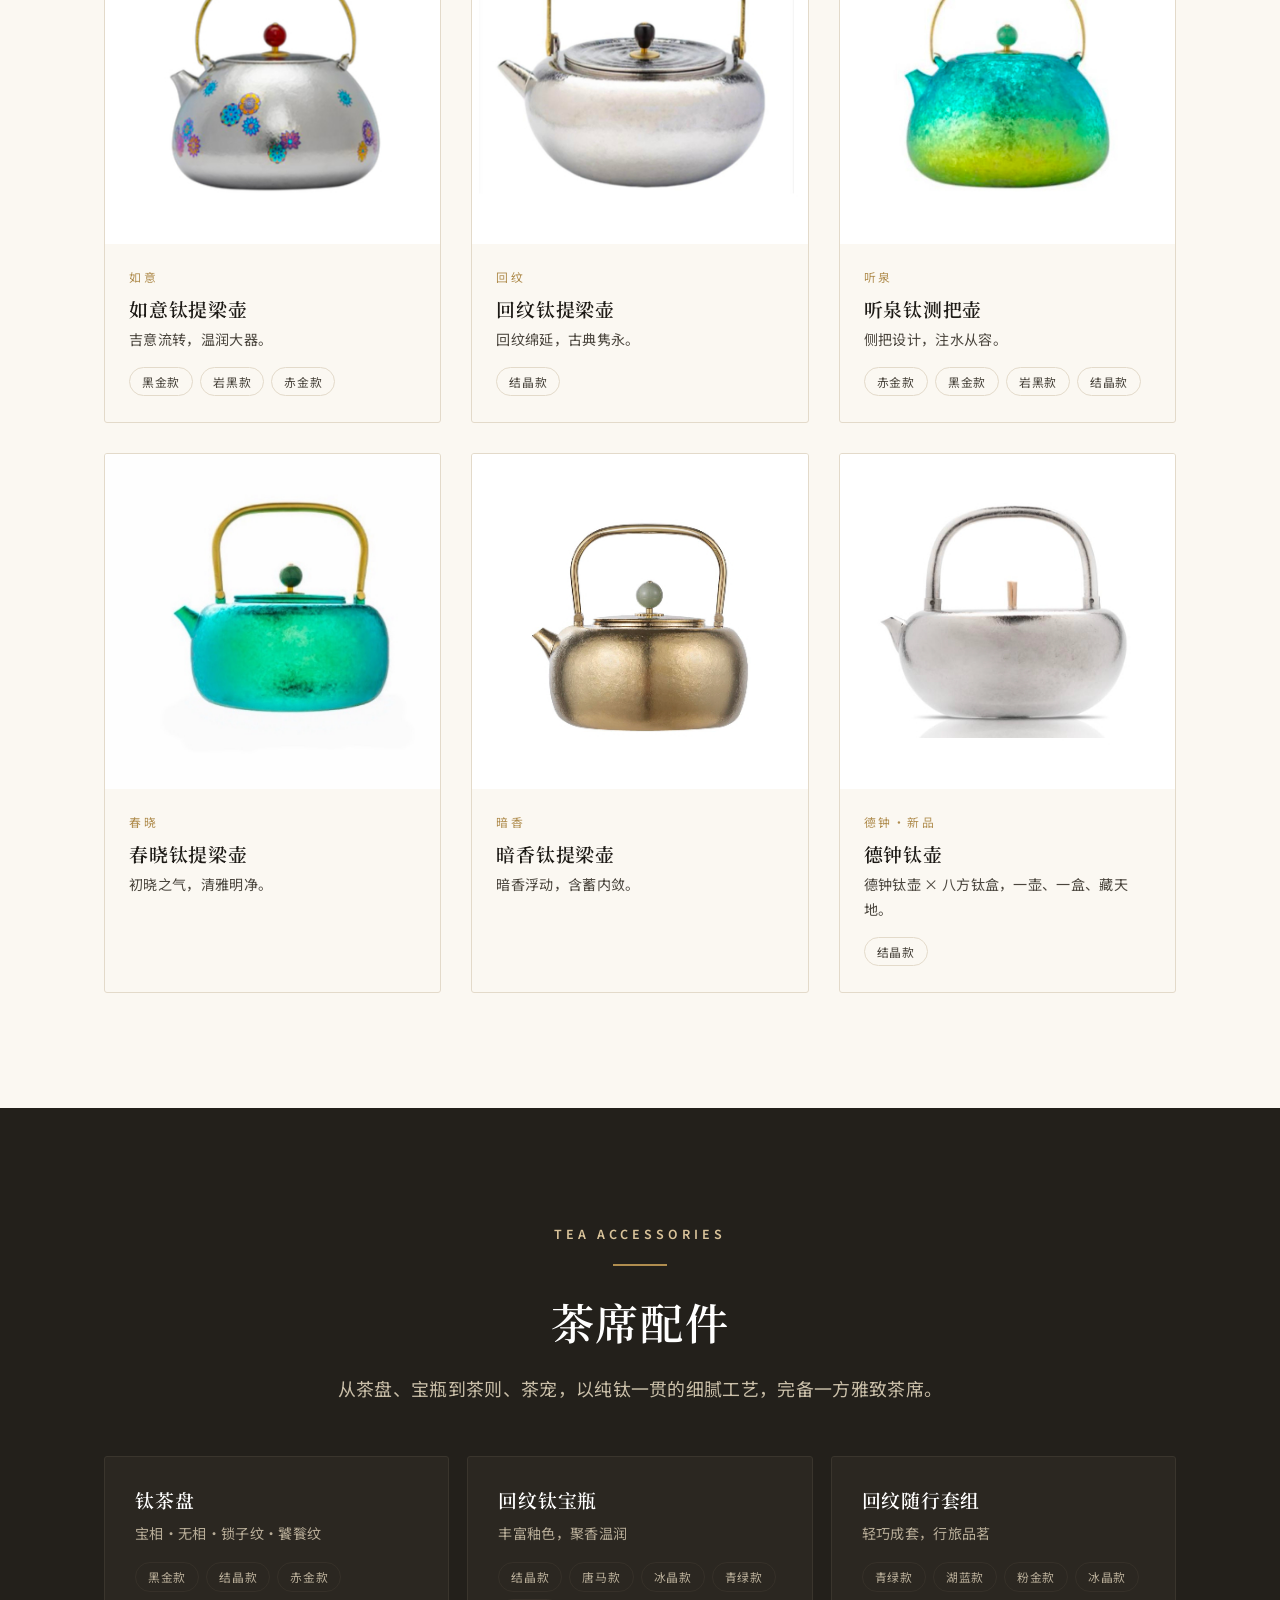
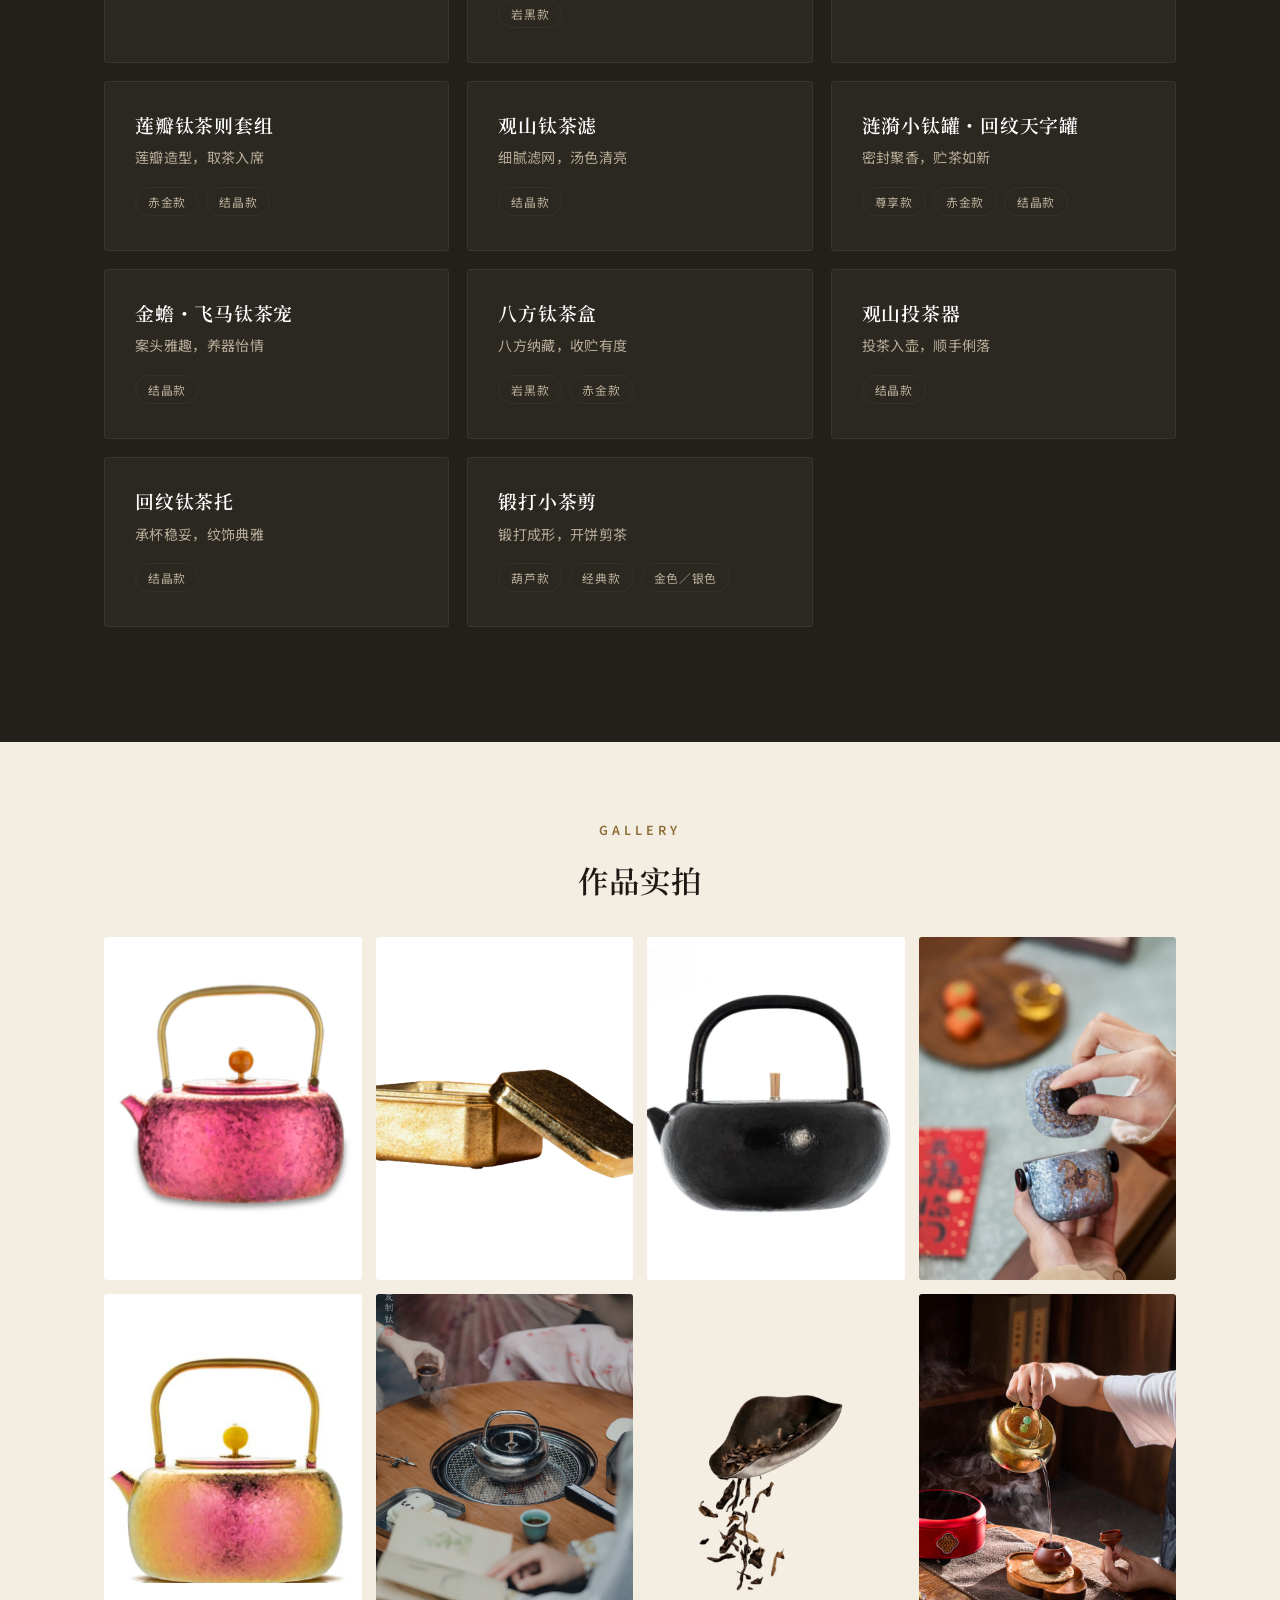
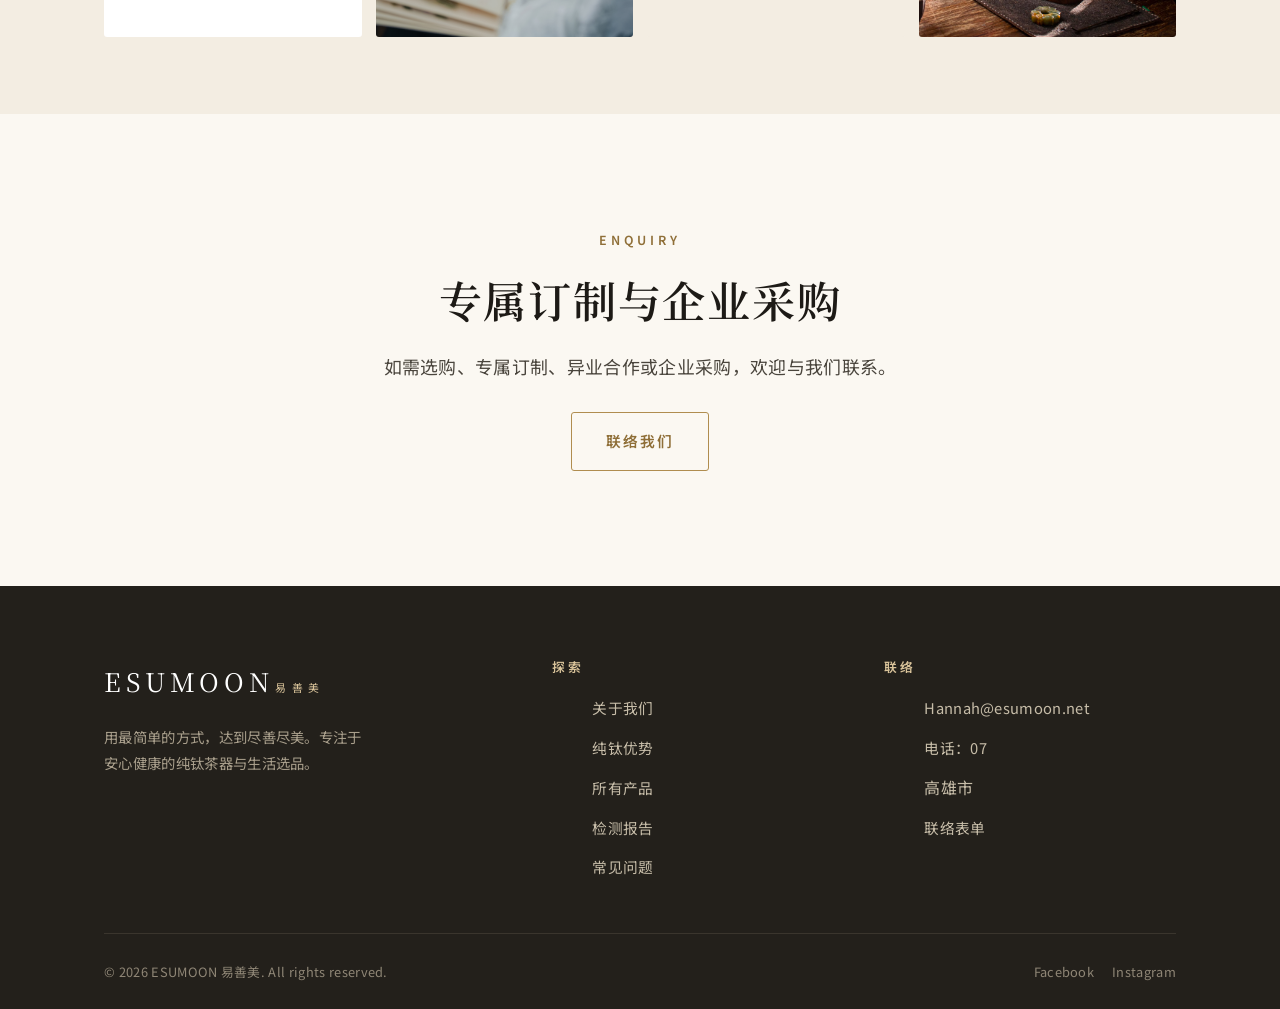
<file: products.html>
<!DOCTYPE html>
<html lang="zh-Hans-CN">
<head>
<meta charset="UTF-8" />
<meta name="viewport" content="width=device-width, initial-scale=1.0" />
<title>所有产品｜Esumoon 易善美・纯钛提梁壶与茶器</title>
<meta name="description" content="易善美纯钛茶器全系列 — 望月、小满、春晓、暗香、如意、观山、回纹等提梁壶系列，及钛茶盘、钛宝瓶、随行套组、茶则、茶滤、茶罐、茶宠、八方钛盒等茶席配件。" />
<link rel="preconnect" href="https://fonts.googleapis.com" />
<link rel="preconnect" href="https://fonts.gstatic.com" crossorigin />
<link href="https://fonts.googleapis.com/css2?family=Noto+Sans+SC:wght@300;400;500;700&family=Noto+Serif+SC:wght@500;600;700&display=swap" rel="stylesheet" />
<link rel="icon" type="image/png" href="assets/images/site/logo.png" />
<link rel="stylesheet" href="css/style.css" />
</head>
<body>

<div class="topbar">新品上市 ｜ 德钟钛壶 × 八方钛盒 &nbsp;·&nbsp; <span>以钛为器 以茶修心</span></div>

<header class="site-header">
  <div class="container">
    <nav class="nav" aria-label="主要导览">
      <a class="brand" href="index.html"><span class="brand__en">ESUMOON</span><span class="brand__zh">易善美</span></a>
      <ul class="nav__links">
        <li><a href="index.html">主页</a></li>
        <li><a href="about.html">关于我们</a></li>
        <li><a href="titanium.html">纯钛优势</a></li>
        <li><a href="products.html" class="is-active">所有产品</a></li>
        <li><a href="reports.html">检测报告</a></li>
        <li><a href="faq.html">常见问题</a></li>
        <li><a href="contact.html">联络我们</a></li>
      </ul>
      <button class="nav__toggle" aria-label="开启选单" aria-expanded="false"><span></span><span></span><span></span></button>
    </nav>
  </div>
</header>

<section class="page-banner">
  <div class="container">
    <p class="eyebrow" style="color:var(--gold-soft)">Collection</p>
    <h1>所有产品</h1>
    <p>提梁壶系列 ・ 茶席配件 ・ 纯钛选物</p>
  </div>
</section>
<div class="container"><nav class="breadcrumb"><a href="index.html">主页</a> ／ 所有产品</nav></div>

<!-- 提梁壶系列 -->
<section class="section">
  <div class="container">
    <div class="center reveal">
      <p class="eyebrow">Titanium Teapots</p>
      <hr class="divider" />
      <h2 class="section-title">提梁壶系列</h2>
      <p class="lead">真空千度重结晶纹理，经典壶器造型，古韵格调美学。各系列提供多款结晶与彩金釉色。</p>
    </div>
    <div class="card-grid reveal" style="margin-top:52px">
      <article class="pcard"><div class="pcard__img"><img src="assets/images/products/p12.jpg" alt="望月钛提梁壶"/></div><div class="pcard__body"><p class="pcard__series">望月</p><h3 class="pcard__name">望月钛提梁壶</h3><p class="pcard__desc">如月华流泻，静谧圆融。</p><div class="pcard__tags"><span class="tag">云锦款</span><span class="tag">星辉款</span></div></div></article>
      <article class="pcard"><div class="pcard__img"><img src="assets/images/products/p03.jpg" alt="小满钛提梁壶"/></div><div class="pcard__body"><p class="pcard__series">小满</p><h3 class="pcard__name">小满钛提梁壶</h3><p class="pcard__desc">饱满圆润，日用雅器。</p><div class="pcard__tags"><span class="tag">黑金款</span><span class="tag">幻紫款</span><span class="tag">绯红款</span><span class="tag">湖蓝款</span></div></div></article>
      <article class="pcard"><div class="pcard__img"><img src="assets/images/products/p08.jpg" alt="观山钛提梁壶"/></div><div class="pcard__body"><p class="pcard__series">观山</p><h3 class="pcard__name">观山钛提梁壶</h3><p class="pcard__desc">层峦叠嶂，气韵沉静。</p><div class="pcard__tags"><span class="tag">彩金款</span><span class="tag">金玉款</span><span class="tag">星蓝款</span><span class="tag">皮球花款</span></div></div></article>
      <article class="pcard"><div class="pcard__img"><img src="assets/images/products/p09.jpg" alt="如意钛提梁壶"/></div><div class="pcard__body"><p class="pcard__series">如意</p><h3 class="pcard__name">如意钛提梁壶</h3><p class="pcard__desc">吉意流转，温润大器。</p><div class="pcard__tags"><span class="tag">黑金款</span><span class="tag">岩黑款</span><span class="tag">赤金款</span></div></div></article>
      <article class="pcard"><div class="pcard__img"><img src="assets/images/products/p10.jpg" alt="回纹钛提梁壶"/></div><div class="pcard__body"><p class="pcard__series">回纹</p><h3 class="pcard__name">回纹钛提梁壶</h3><p class="pcard__desc">回纹绵延，古典隽永。</p><div class="pcard__tags"><span class="tag">结晶款</span></div></div></article>
      <article class="pcard"><div class="pcard__img"><img src="assets/images/products/p11.jpg" alt="听泉钛测把壶"/></div><div class="pcard__body"><p class="pcard__series">听泉</p><h3 class="pcard__name">听泉钛测把壶</h3><p class="pcard__desc">侧把设计，注水从容。</p><div class="pcard__tags"><span class="tag">赤金款</span><span class="tag">黑金款</span><span class="tag">岩黑款</span><span class="tag">结晶款</span></div></div></article>
      <article class="pcard"><div class="pcard__img"><img src="assets/images/products/p15.jpg" alt="春晓钛提梁壶"/></div><div class="pcard__body"><p class="pcard__series">春晓</p><h3 class="pcard__name">春晓钛提梁壶</h3><p class="pcard__desc">初晓之气，清雅明净。</p></div></article>
      <article class="pcard"><div class="pcard__img"><img src="assets/images/products/p16.jpg" alt="暗香钛提梁壶"/></div><div class="pcard__body"><p class="pcard__series">暗香</p><h3 class="pcard__name">暗香钛提梁壶</h3><p class="pcard__desc">暗香浮动，含蓄内敛。</p></div></article>
      <article class="pcard"><div class="pcard__img"><img src="assets/images/products/p34.jpg" alt="德钟钛壶"/></div><div class="pcard__body"><p class="pcard__series">德钟・新品</p><h3 class="pcard__name">德钟钛壶</h3><p class="pcard__desc">德钟钛壶 × 八方钛盒，一壶、一盒、藏天地。</p><div class="pcard__tags"><span class="tag">结晶款</span></div></div></article>
    </div>
  </div>
</section>

<!-- 茶席配件 -->
<section class="section dark">
  <div class="container">
    <div class="center reveal">
      <p class="eyebrow">Tea Accessories</p>
      <hr class="divider" />
      <h2 class="section-title">茶席配件</h2>
      <p class="lead">从茶盘、宝瓶到茶则、茶宠，以纯钛一贯的细腻工艺，完备一方雅致茶席。</p>
    </div>

    <!-- 品类一览（依实际商品品名） -->
    <div class="acc-grid reveal" style="margin-top:52px">
      <div class="acc"><h3 class="pcard__name">钛茶盘</h3><p class="pcard__desc">宝相・无相・锁子纹・饕餮纹</p><div class="pcard__tags"><span class="tag">黑金款</span><span class="tag">结晶款</span><span class="tag">赤金款</span></div></div>
      <div class="acc"><h3 class="pcard__name">回纹钛宝瓶</h3><p class="pcard__desc">丰富釉色，聚香温润</p><div class="pcard__tags"><span class="tag">结晶款</span><span class="tag">唐马款</span><span class="tag">冰晶款</span><span class="tag">青绿款</span><span class="tag">岩黑款</span></div></div>
      <div class="acc"><h3 class="pcard__name">回纹随行套组</h3><p class="pcard__desc">轻巧成套，行旅品茗</p><div class="pcard__tags"><span class="tag">青绿款</span><span class="tag">湖蓝款</span><span class="tag">粉金款</span><span class="tag">冰晶款</span></div></div>
      <div class="acc"><h3 class="pcard__name">莲瓣钛茶则套组</h3><p class="pcard__desc">莲瓣造型，取茶入席</p><div class="pcard__tags"><span class="tag">赤金款</span><span class="tag">结晶款</span></div></div>
      <div class="acc"><h3 class="pcard__name">观山钛茶滤</h3><p class="pcard__desc">细腻滤网，汤色清亮</p><div class="pcard__tags"><span class="tag">结晶款</span></div></div>
      <div class="acc"><h3 class="pcard__name">涟漪小钛罐・回纹天字罐</h3><p class="pcard__desc">密封聚香，贮茶如新</p><div class="pcard__tags"><span class="tag">尊享款</span><span class="tag">赤金款</span><span class="tag">结晶款</span></div></div>
      <div class="acc"><h3 class="pcard__name">金蟾・飞马钛茶宠</h3><p class="pcard__desc">案头雅趣，养器怡情</p><div class="pcard__tags"><span class="tag">结晶款</span></div></div>
      <div class="acc"><h3 class="pcard__name">八方钛茶盒</h3><p class="pcard__desc">八方纳藏，收贮有度</p><div class="pcard__tags"><span class="tag">岩黑款</span><span class="tag">赤金款</span></div></div>
      <div class="acc"><h3 class="pcard__name">观山投茶器</h3><p class="pcard__desc">投茶入壶，顺手俐落</p><div class="pcard__tags"><span class="tag">结晶款</span></div></div>
      <div class="acc"><h3 class="pcard__name">回纹钛茶托</h3><p class="pcard__desc">承杯稳妥，纹饰典雅</p><div class="pcard__tags"><span class="tag">结晶款</span></div></div>
      <div class="acc"><h3 class="pcard__name">锻打小茶剪</h3><p class="pcard__desc">锻打成形，开饼剪茶</p><div class="pcard__tags"><span class="tag">葫芦款</span><span class="tag">经典款</span><span class="tag">金色／银色</span></div></div>
    </div>
  </div>
</section>

<!-- 影像廊：实拍作品（不对应特定品名） -->
<section class="section--tight" style="background:var(--cream)">
  <div class="container">
    <div class="center reveal" style="margin-bottom:36px">
      <p class="eyebrow">Gallery</p>
      <h2 class="section-title" style="font-size:clamp(1.4rem,2.6vw,1.9rem)">作品实拍</h2>
    </div>
    <div class="gallery reveal">
      <figure><img src="assets/images/products/p18.jpg" alt="纯钛茶器实拍" /></figure>
      <figure><img src="assets/images/products/p20.jpg" alt="纯钛茶器实拍" /></figure>
      <figure><img src="assets/images/products/p27.jpg" alt="纯钛茶器实拍" /></figure>
      <figure><img src="assets/images/products/p22.jpg" alt="纯钛茶器实拍" /></figure>
      <figure><img src="assets/images/products/p23.jpg" alt="纯钛茶器实拍" /></figure>
      <figure><img src="assets/images/products/p24.jpg" alt="纯钛茶器实拍" /></figure>
      <figure><img src="assets/images/products/p33.png" alt="纯钛茶则实拍" /></figure>
      <figure><img src="assets/images/products/p25.png" alt="钛壶煮水品茗实拍" /></figure>
    </div>
  </div>
</section>

<section class="section center">
  <div class="container reveal">
    <p class="eyebrow">Enquiry</p>
    <h2 class="section-title">专属订制与企业采购</h2>
    <p class="lead">如需选购、专属订制、异业合作或企业采购，欢迎与我们联系。</p>
    <div style="margin-top:30px"><a href="contact.html" class="btn btn--gold">联络我们</a></div>
  </div>
</section>

<footer class="site-footer">
  <div class="container">
    <div class="footer-grid">
      <div class="footer-brand"><span class="brand__en">ESUMOON</span><span class="brand__zh">易善美</span><p>用最简单的方式，达到尽善尽美。专注于安心健康的纯钛茶器与生活选品。</p></div>
      <div class="footer-col"><h4>探索</h4><ul><li><a href="about.html">关于我们</a></li><li><a href="titanium.html">纯钛优势</a></li><li><a href="products.html">所有产品</a></li><li><a href="reports.html">检测报告</a></li><li><a href="faq.html">常见问题</a></li></ul></div>
      <div class="footer-col"><h4>联络</h4><ul><li><a href="mailto:Hannah@esumoon.net">Hannah@esumoon.net</a></li><li><a href="tel:07">电话：07</a></li><li>高雄市</li><li><a href="contact.html">联络表单</a></li></ul></div>
    </div>
    <div class="footer-bottom"><span>© 2026 ESUMOON 易善美. All rights reserved.</span><div class="socials"><a href="#">Facebook</a><a href="#">Instagram</a></div></div>
  </div>
</footer>

<script src="js/main.js"></script>
</body>
</html>
</file>
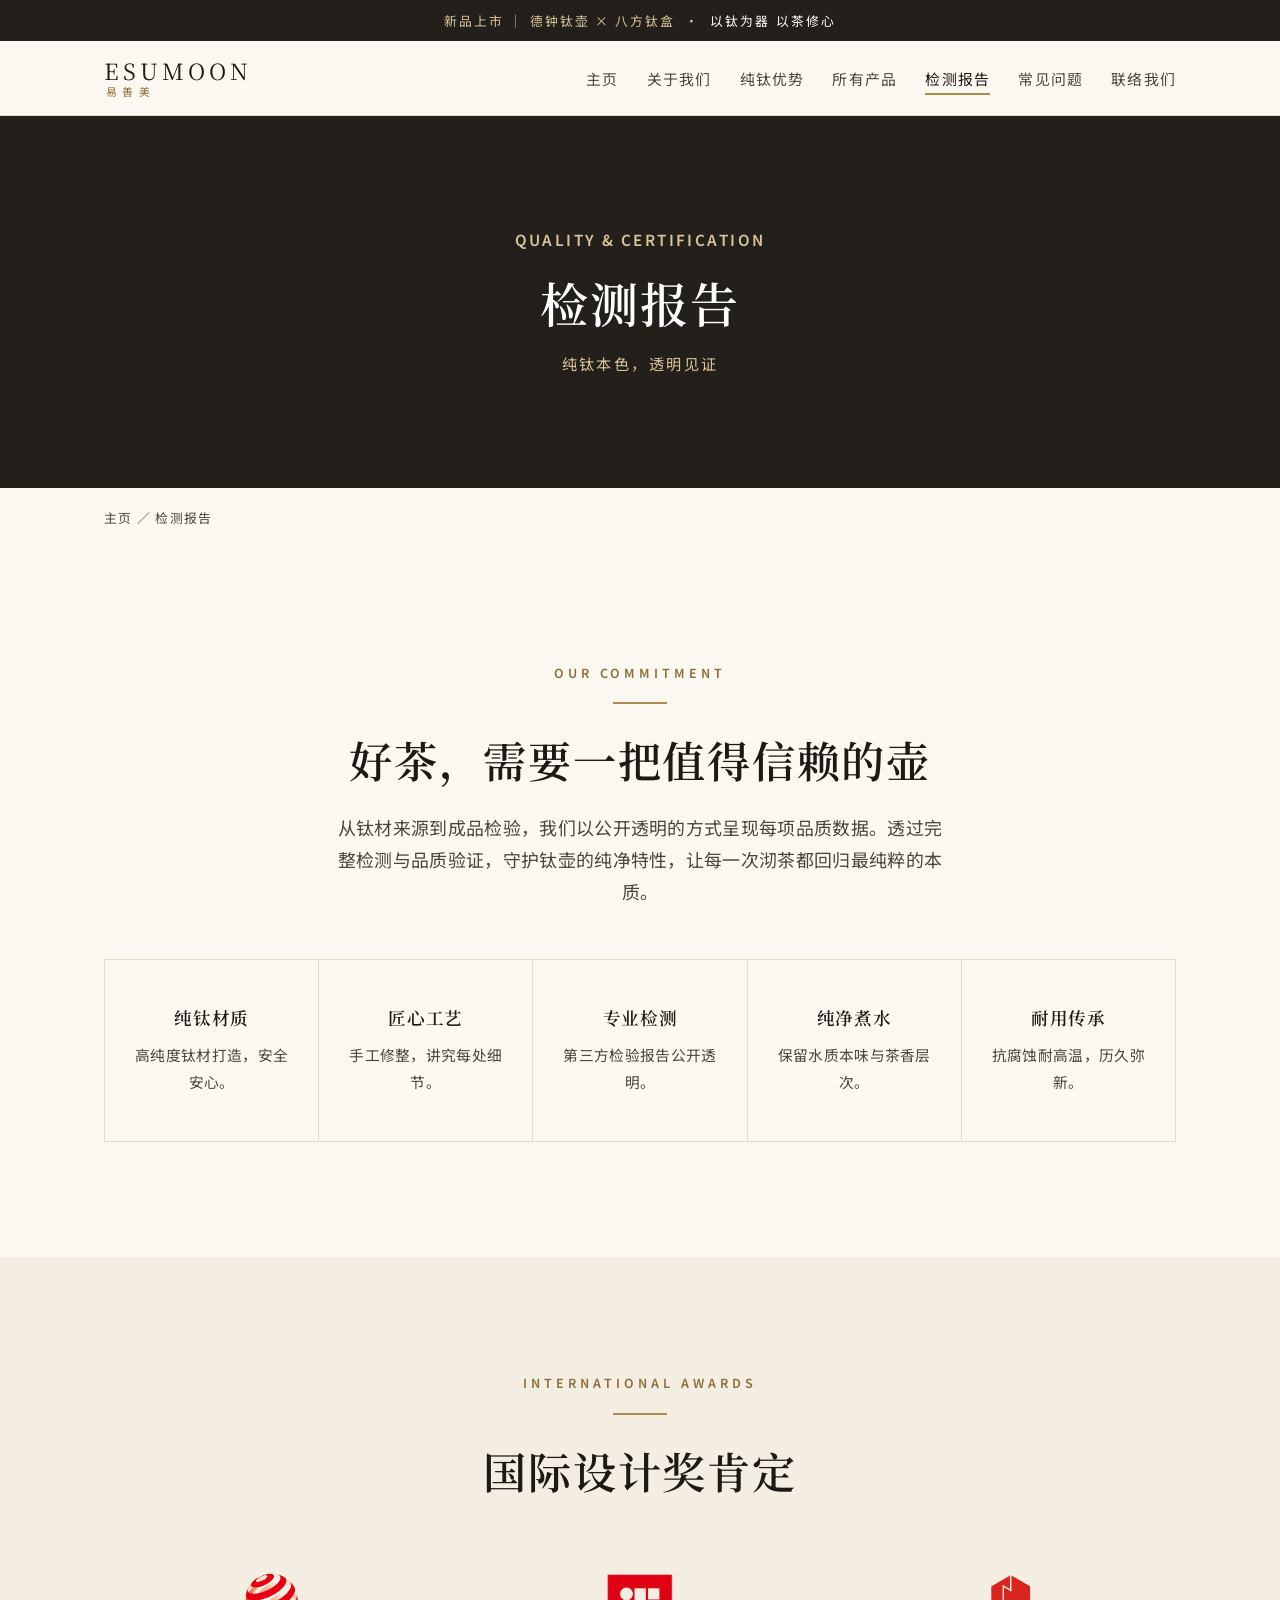
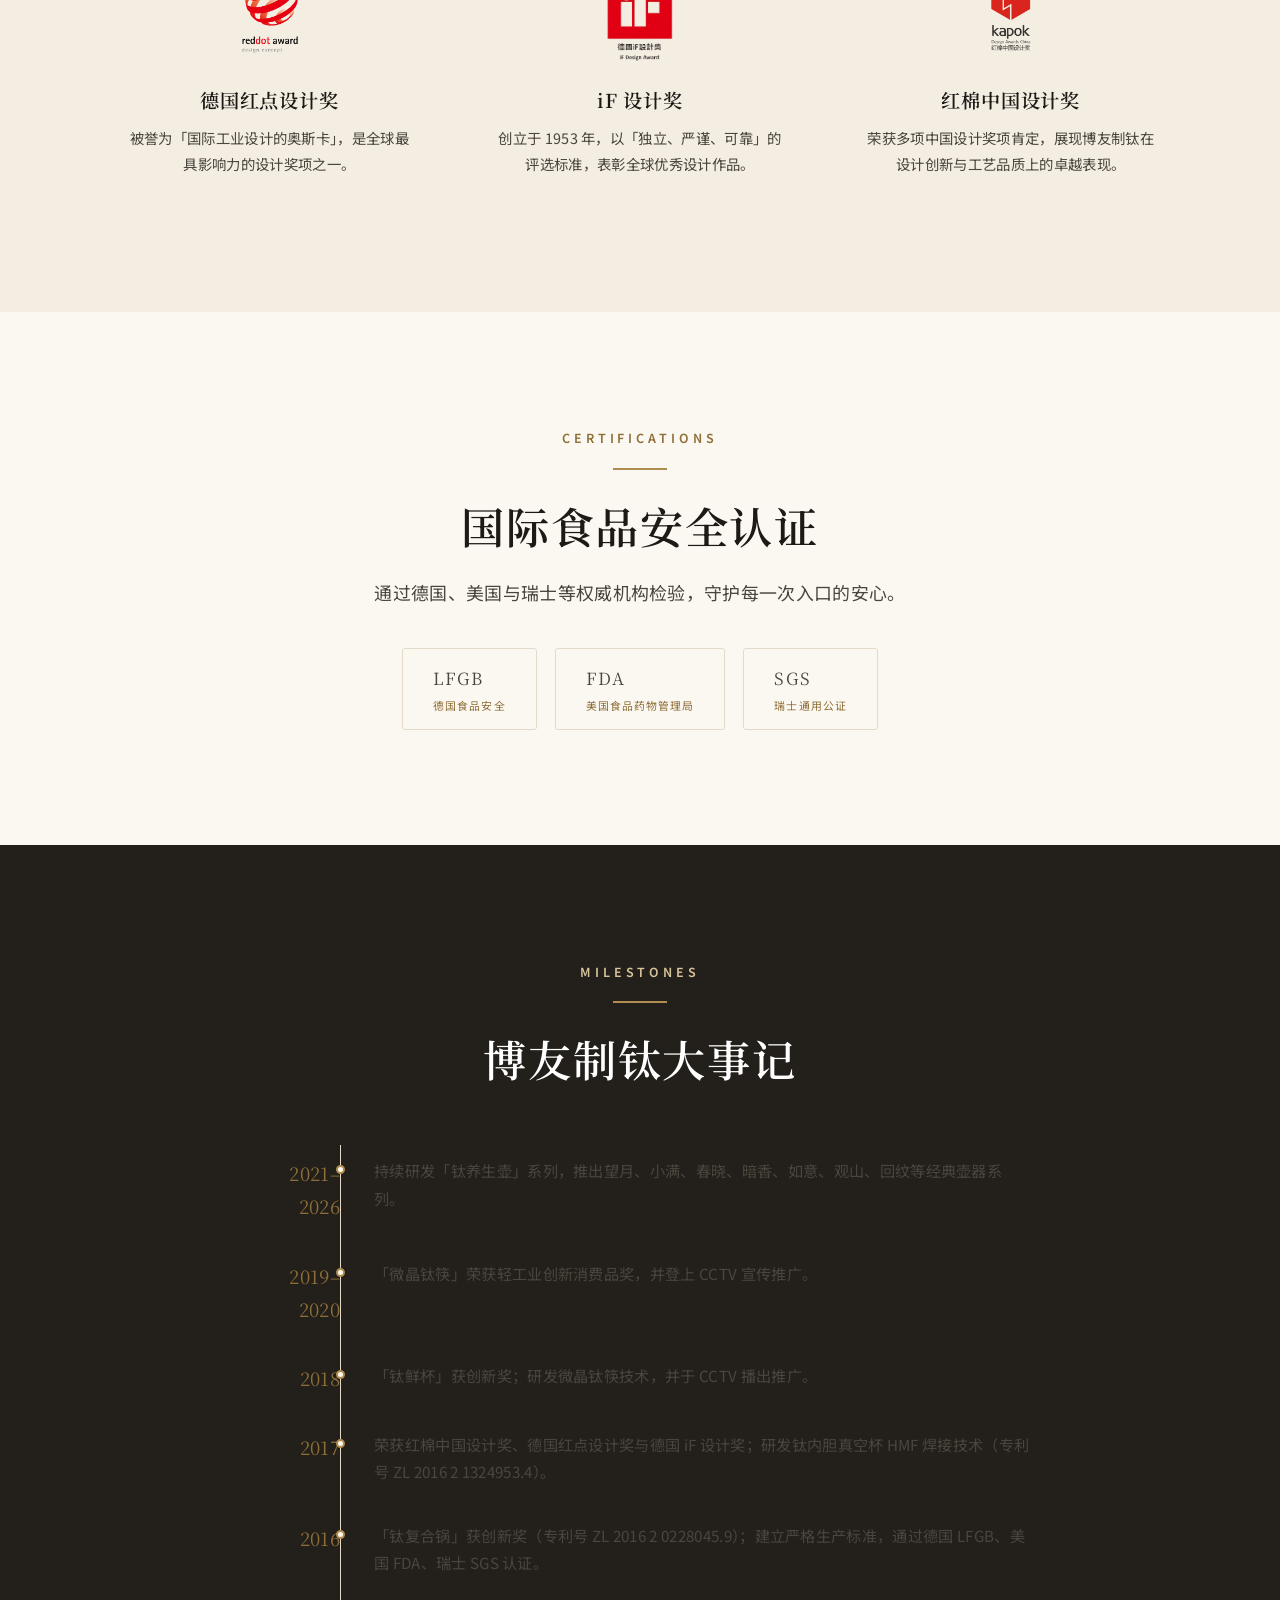
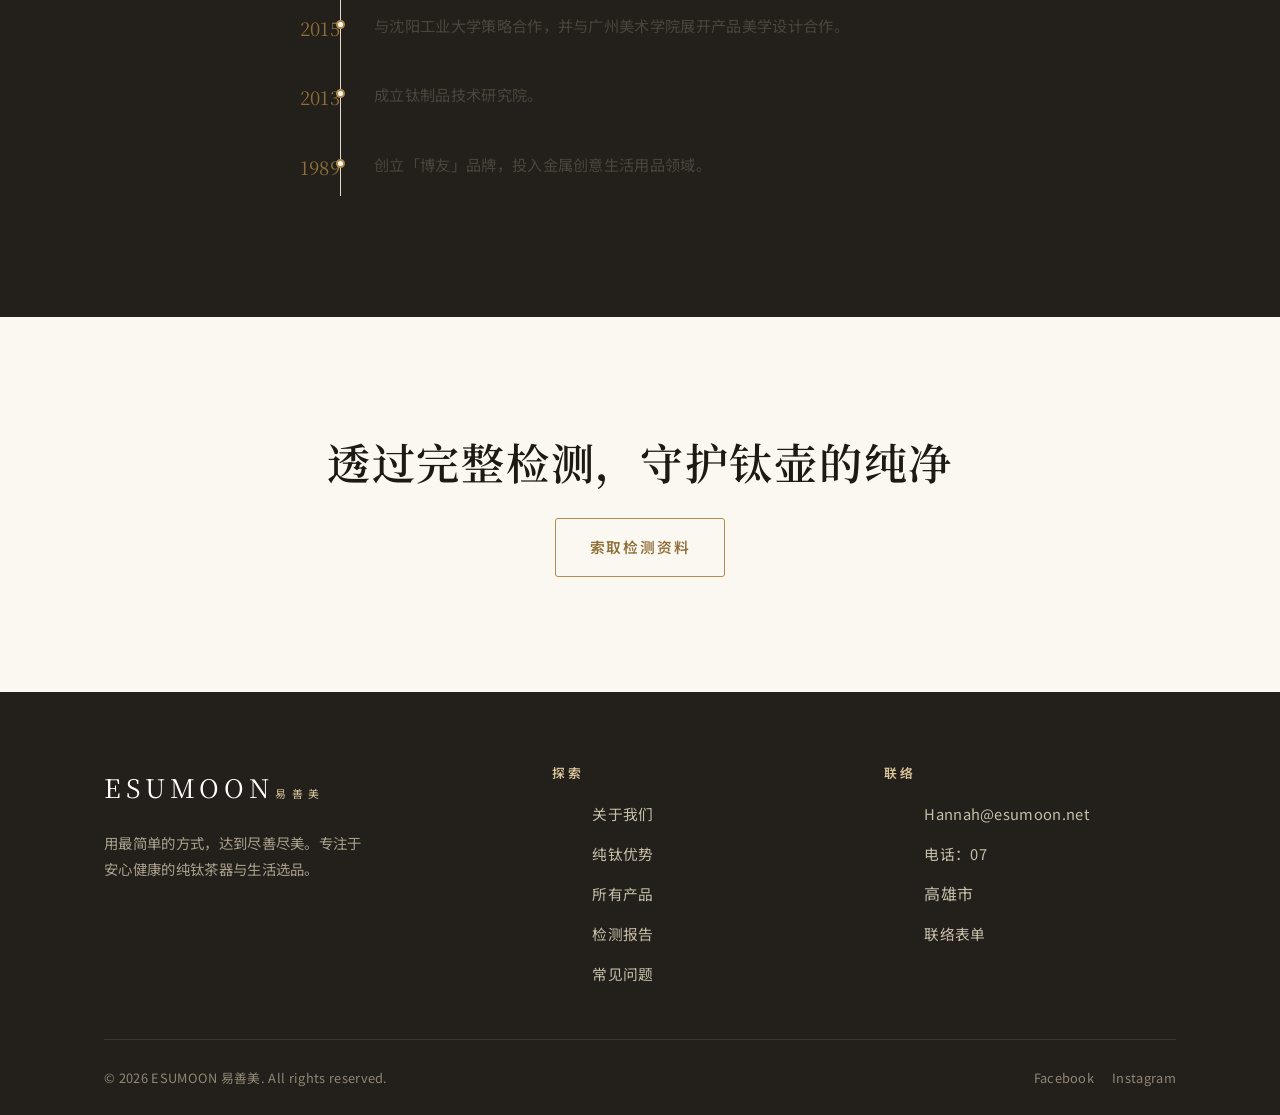
<file: reports.html>
<!DOCTYPE html>
<html lang="zh-Hans-CN">
<head>
<meta charset="UTF-8" />
<meta name="viewport" content="width=device-width, initial-scale=1.0" />
<title>检测报告｜Esumoon 易善美・第三方检验与国际设计奖</title>
<meta name="description" content="纯钛本色，透明见证。从钛材来源到成品检验，公开透明呈现每项品质数据。通过德国 LFGB、美国 FDA、瑞士 SGS 认证，并荣获德国红点、iF 及中国设计奖肯定。" />
<link rel="preconnect" href="https://fonts.googleapis.com" />
<link rel="preconnect" href="https://fonts.gstatic.com" crossorigin />
<link href="https://fonts.googleapis.com/css2?family=Noto+Sans+SC:wght@300;400;500;700&family=Noto+Serif+SC:wght@500;600;700&display=swap" rel="stylesheet" />
<link rel="icon" type="image/png" href="assets/images/site/logo.png" />
<link rel="stylesheet" href="css/style.css" />
</head>
<body>

<div class="topbar">新品上市 ｜ 德钟钛壶 × 八方钛盒 &nbsp;·&nbsp; <span>以钛为器 以茶修心</span></div>

<header class="site-header">
  <div class="container">
    <nav class="nav" aria-label="主要导览">
      <a class="brand" href="index.html"><span class="brand__en">ESUMOON</span><span class="brand__zh">易善美</span></a>
      <ul class="nav__links">
        <li><a href="index.html">主页</a></li>
        <li><a href="about.html">关于我们</a></li>
        <li><a href="titanium.html">纯钛优势</a></li>
        <li><a href="products.html">所有产品</a></li>
        <li><a href="reports.html" class="is-active">检测报告</a></li>
        <li><a href="faq.html">常见问题</a></li>
        <li><a href="contact.html">联络我们</a></li>
      </ul>
      <button class="nav__toggle" aria-label="开启选单" aria-expanded="false"><span></span><span></span><span></span></button>
    </nav>
  </div>
</header>

<section class="page-banner">
  <div class="container">
    <p class="eyebrow" style="color:var(--gold-soft)">Quality & Certification</p>
    <h1>检测报告</h1>
    <p>纯钛本色，透明见证</p>
  </div>
</section>
<div class="container"><nav class="breadcrumb"><a href="index.html">主页</a> ／ 检测报告</nav></div>

<!-- 五大保证 -->
<section class="section">
  <div class="container">
    <div class="center reveal">
      <p class="eyebrow">Our Commitment</p>
      <hr class="divider" />
      <h2 class="section-title">好茶，需要一把值得信赖的壶</h2>
      <p class="lead">从钛材来源到成品检验，我们以公开透明的方式呈现每项品质数据。透过完整检测与品质验证，守护钛壶的纯净特性，让每一次沏茶都回归最纯粹的本质。</p>
    </div>
    <div class="value-grid value-grid--5 reveal" style="margin-top:52px">
      <div class="value"><h3 style="font-size:1.1rem">纯钛材质</h3><p>高纯度钛材打造，安全安心。</p></div>
      <div class="value"><h3 style="font-size:1.1rem">匠心工艺</h3><p>手工修整，讲究每处细节。</p></div>
      <div class="value"><h3 style="font-size:1.1rem">专业检测</h3><p>第三方检验报告公开透明。</p></div>
      <div class="value"><h3 style="font-size:1.1rem">纯净煮水</h3><p>保留水质本味与茶香层次。</p></div>
      <div class="value"><h3 style="font-size:1.1rem">耐用传承</h3><p>抗腐蚀耐高温，历久弥新。</p></div>
    </div>
  </div>
</section>

<!-- 国际设计奖 -->
<section class="section" style="background:var(--cream)">
  <div class="container">
    <div class="center reveal">
      <p class="eyebrow">International Awards</p>
      <hr class="divider" />
      <h2 class="section-title">国际设计奖肯定</h2>
    </div>
    <div class="awards reveal" style="margin-top:48px">
      <div class="award"><div class="award__logo"><img src="assets/images/site/award-reddot.png" alt="Red Dot Award 德国红点设计奖" /></div><h3>德国红点设计奖</h3><p>被誉为「国际工业设计的奥斯卡」，是全球最具影响力的设计奖项之一。</p></div>
      <div class="award"><div class="award__logo"><img src="assets/images/site/award-if.png" alt="iF Design Award 德国 iF 设计奖" /></div><h3>iF 设计奖</h3><p>创立于 1953 年，以「独立、严谨、可靠」的评选标准，表彰全球优秀设计作品。</p></div>
      <div class="award"><div class="award__logo"><img src="assets/images/site/award-kapok.png" alt="Kapok Design Awards China 红棉中国设计奖" /></div><h3>红棉中国设计奖</h3><p>荣获多项中国设计奖项肯定，展现博友制钛在设计创新与工艺品质上的卓越表现。</p></div>
    </div>
  </div>
</section>

<!-- 认证 -->
<section class="section">
  <div class="container">
    <div class="center reveal">
      <p class="eyebrow">Certifications</p>
      <hr class="divider" />
      <h2 class="section-title">国际食品安全认证</h2>
      <p class="lead">通过德国、美国与瑞士等权威机构检验，守护每一次入口的安心。</p>
    </div>
    <div class="certs reveal">
      <div class="cert">LFGB<small>德国食品安全</small></div>
      <div class="cert">FDA<small>美国食品药物管理局</small></div>
      <div class="cert">SGS<small>瑞士通用公证</small></div>
    </div>
  </div>
</section>

<!-- 品牌大事记 -->
<section class="section dark">
  <div class="container">
    <div class="center reveal">
      <p class="eyebrow">Milestones</p>
      <hr class="divider" />
      <h2 class="section-title">博友制钛大事记</h2>
    </div>
    <div class="timeline reveal" style="margin-top:52px">
      <div class="tl-item"><div class="tl-item__year">2021–2026</div><div class="tl-item__body"><p>持续研发「钛养生壶」系列，推出望月、小满、春晓、暗香、如意、观山、回纹等经典壶器系列。</p></div></div>
      <div class="tl-item"><div class="tl-item__year">2019–2020</div><div class="tl-item__body"><p>「微晶钛筷」荣获轻工业创新消费品奖，并登上 CCTV 宣传推广。</p></div></div>
      <div class="tl-item"><div class="tl-item__year">2018</div><div class="tl-item__body"><p>「钛鲜杯」获创新奖；研发微晶钛筷技术，并于 CCTV 播出推广。</p></div></div>
      <div class="tl-item"><div class="tl-item__year">2017</div><div class="tl-item__body"><p>荣获红棉中国设计奖、德国红点设计奖与德国 iF 设计奖；研发钛内胆真空杯 HMF 焊接技术（专利号 ZL 2016 2 1324953.4）。</p></div></div>
      <div class="tl-item"><div class="tl-item__year">2016</div><div class="tl-item__body"><p>「钛复合锅」获创新奖（专利号 ZL 2016 2 0228045.9）；建立严格生产标准，通过德国 LFGB、美国 FDA、瑞士 SGS 认证。</p></div></div>
      <div class="tl-item"><div class="tl-item__year">2015</div><div class="tl-item__body"><p>与沈阳工业大学策略合作，并与广州美术学院展开产品美学设计合作。</p></div></div>
      <div class="tl-item"><div class="tl-item__year">2013</div><div class="tl-item__body"><p>成立钛制品技术研究院。</p></div></div>
      <div class="tl-item"><div class="tl-item__year">1989</div><div class="tl-item__body"><p>创立「博友」品牌，投入金属创意生活用品领域。</p></div></div>
    </div>
  </div>
</section>

<section class="section center">
  <div class="container reveal">
    <h2 class="section-title">透过完整检测，守护钛壶的纯净</h2>
    <div style="margin-top:28px"><a href="contact.html" class="btn btn--gold">索取检测资料</a></div>
  </div>
</section>

<footer class="site-footer">
  <div class="container">
    <div class="footer-grid">
      <div class="footer-brand"><span class="brand__en">ESUMOON</span><span class="brand__zh">易善美</span><p>用最简单的方式，达到尽善尽美。专注于安心健康的纯钛茶器与生活选品。</p></div>
      <div class="footer-col"><h4>探索</h4><ul><li><a href="about.html">关于我们</a></li><li><a href="titanium.html">纯钛优势</a></li><li><a href="products.html">所有产品</a></li><li><a href="reports.html">检测报告</a></li><li><a href="faq.html">常见问题</a></li></ul></div>
      <div class="footer-col"><h4>联络</h4><ul><li><a href="mailto:Hannah@esumoon.net">Hannah@esumoon.net</a></li><li><a href="tel:07">电话：07</a></li><li>高雄市</li><li><a href="contact.html">联络表单</a></li></ul></div>
    </div>
    <div class="footer-bottom"><span>© 2026 ESUMOON 易善美. All rights reserved.</span><div class="socials"><a href="#">Facebook</a><a href="#">Instagram</a></div></div>
  </div>
</footer>

<script src="js/main.js"></script>
</body>
</html>
</file>
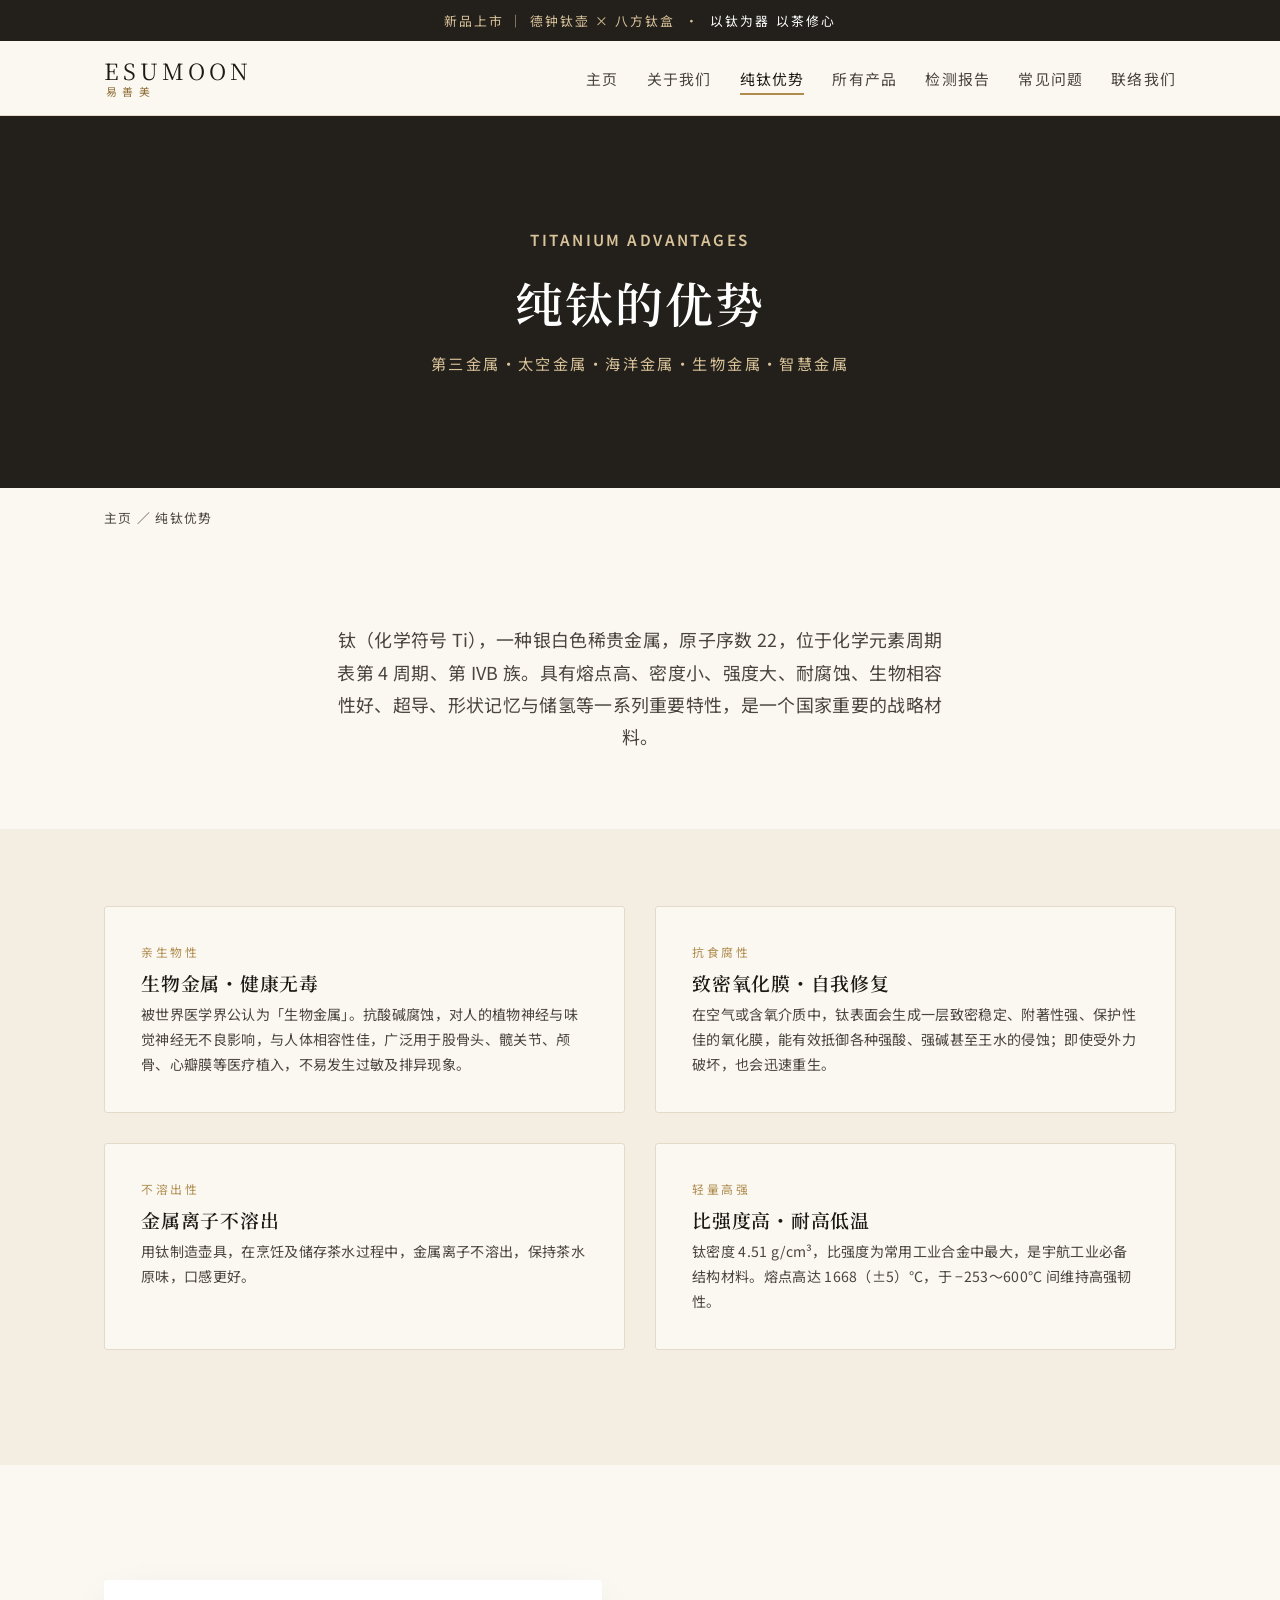
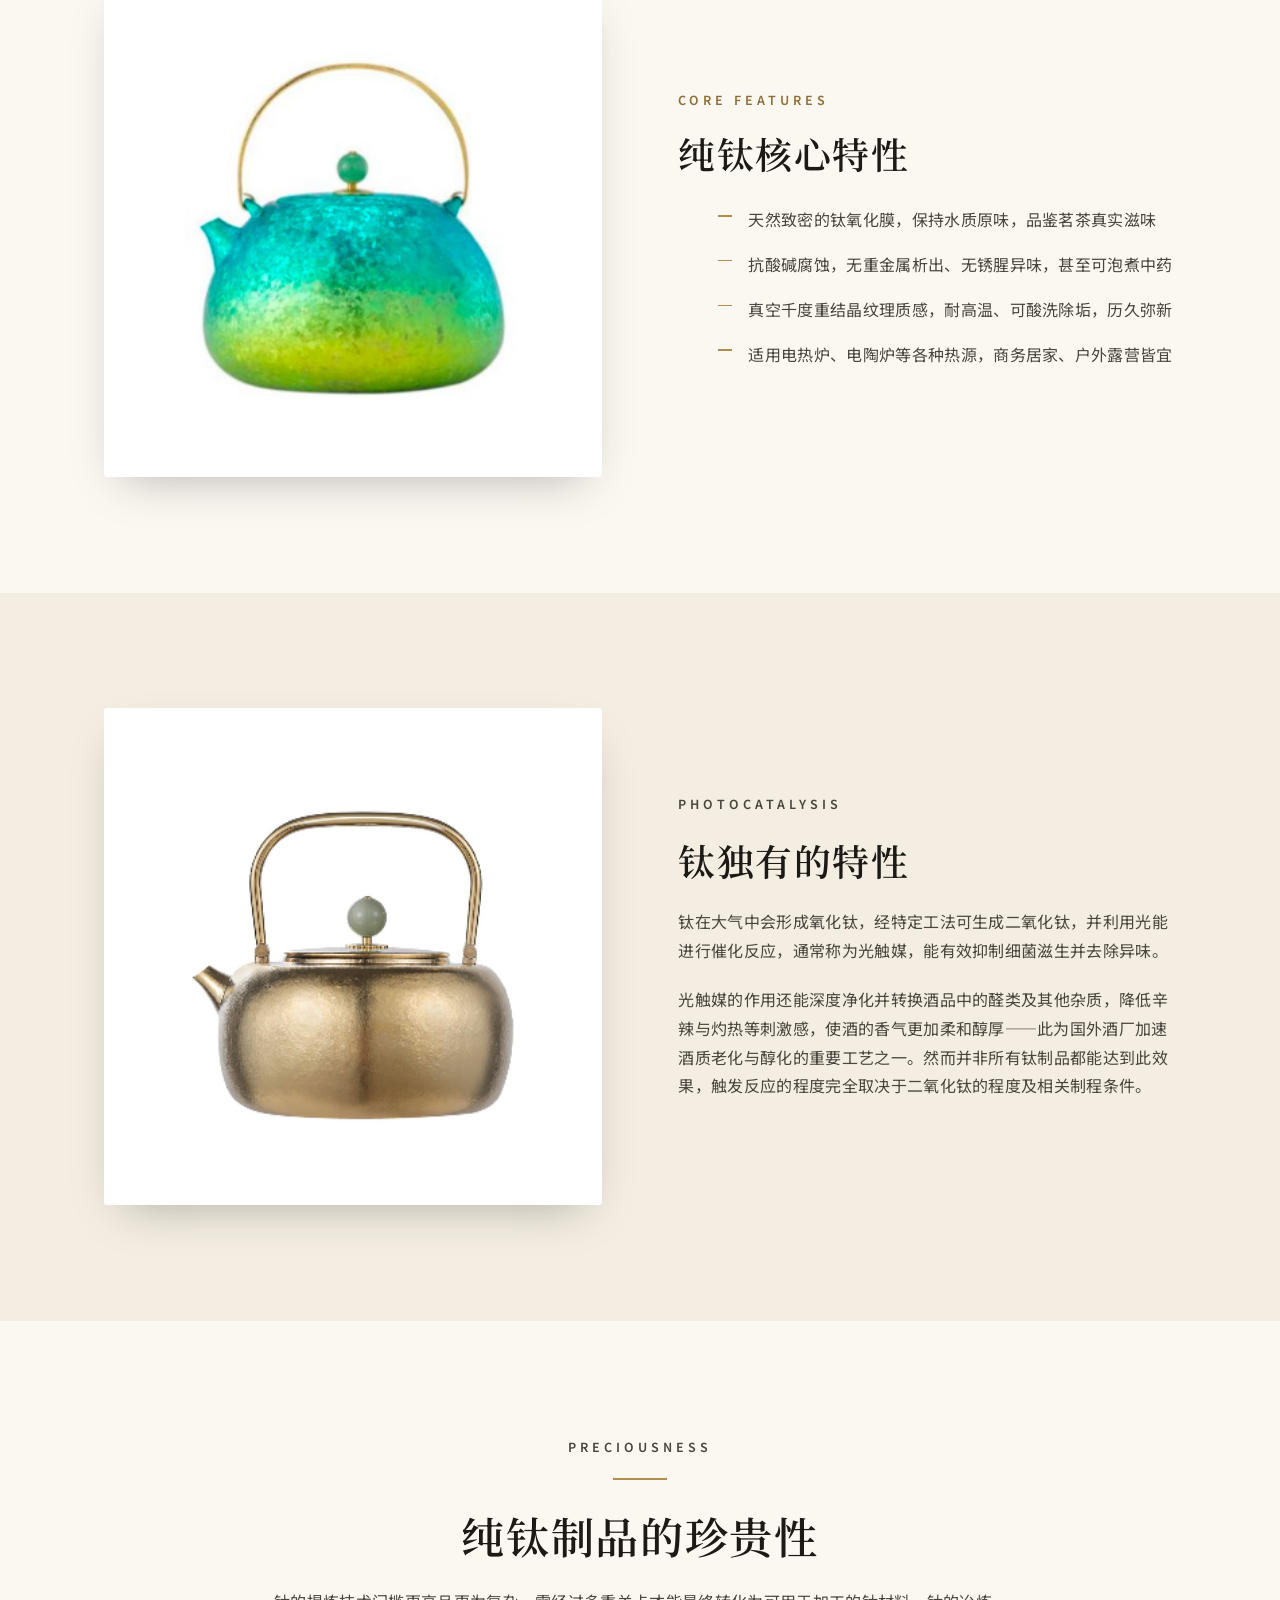
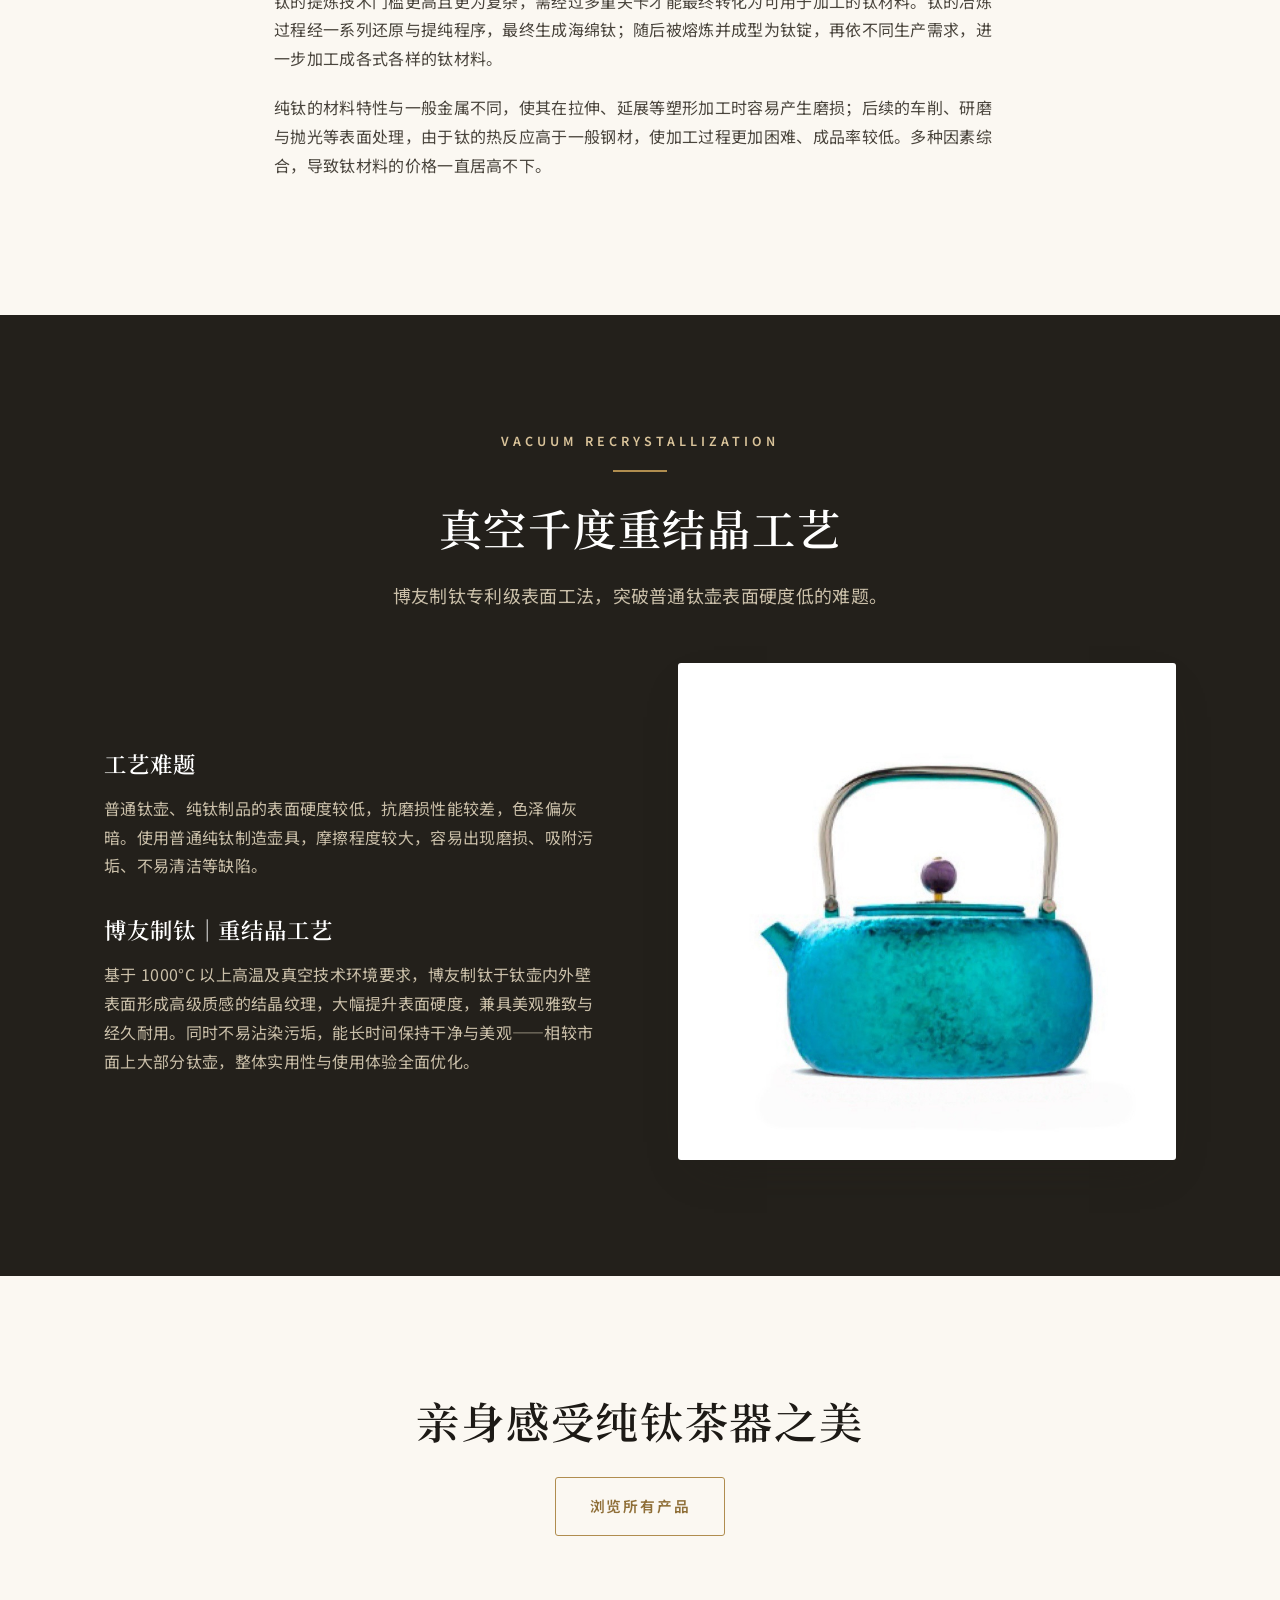
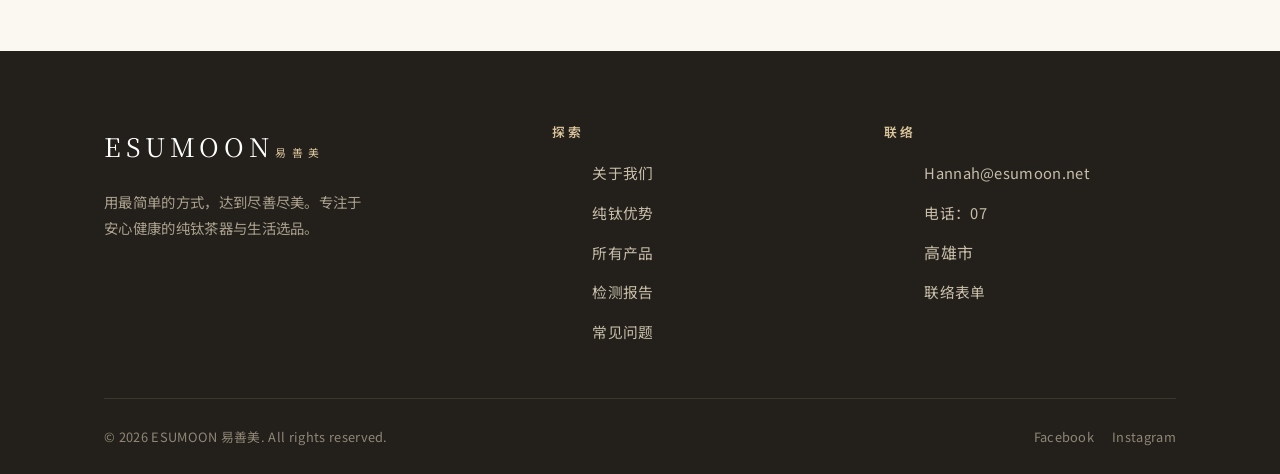
<file: titanium.html>
<!DOCTYPE html>
<html lang="zh-Hans-CN">
<head>
<meta charset="UTF-8" />
<meta name="viewport" content="width=device-width, initial-scale=1.0" />
<title>纯钛优势｜Esumoon 易善美・钛材质特性与真空千度重结晶工艺</title>
<meta name="description" content="钛被誉为第三金属、生物金属。亲生物性、抗食腐性、不溶出性、比强度高、耐高低温，并以博友制钛真空千度重结晶工艺，成就美观与耐用兼具的纯钛茶器。" />
<link rel="preconnect" href="https://fonts.googleapis.com" />
<link rel="preconnect" href="https://fonts.gstatic.com" crossorigin />
<link href="https://fonts.googleapis.com/css2?family=Noto+Sans+SC:wght@300;400;500;700&family=Noto+Serif+SC:wght@500;600;700&display=swap" rel="stylesheet" />
<link rel="icon" type="image/png" href="assets/images/site/logo.png" />
<link rel="stylesheet" href="css/style.css" />
</head>
<body>

<div class="topbar">新品上市 ｜ 德钟钛壶 × 八方钛盒 &nbsp;·&nbsp; <span>以钛为器 以茶修心</span></div>

<header class="site-header">
  <div class="container">
    <nav class="nav" aria-label="主要导览">
      <a class="brand" href="index.html"><span class="brand__en">ESUMOON</span><span class="brand__zh">易善美</span></a>
      <ul class="nav__links">
        <li><a href="index.html">主页</a></li>
        <li><a href="about.html">关于我们</a></li>
        <li><a href="titanium.html" class="is-active">纯钛优势</a></li>
        <li><a href="products.html">所有产品</a></li>
        <li><a href="reports.html">检测报告</a></li>
        <li><a href="faq.html">常见问题</a></li>
        <li><a href="contact.html">联络我们</a></li>
      </ul>
      <button class="nav__toggle" aria-label="开启选单" aria-expanded="false"><span></span><span></span><span></span></button>
    </nav>
  </div>
</header>

<section class="page-banner">
  <div class="container">
    <p class="eyebrow" style="color:var(--gold-soft)">Titanium Advantages</p>
    <h1>纯钛的优势</h1>
    <p>第三金属・太空金属・海洋金属・生物金属・智慧金属</p>
  </div>
</section>
<div class="container"><nav class="breadcrumb"><a href="index.html">主页</a> ／ 纯钛优势</nav></div>

<!-- 开场 -->
<section class="section--tight">
  <div class="container" style="max-width:820px">
    <p class="lead reveal" style="text-align:center;margin-inline:auto">钛（化学符号 Ti），一种银白色稀贵金属，原子序数 22，位于化学元素周期表第 4 周期、第 IVB 族。具有熔点高、密度小、强度大、耐腐蚀、生物相容性好、超导、形状记忆与储氢等一系列重要特性，是一个国家重要的战略材料。</p>
  </div>
</section>

<!-- 四大特性 -->
<section class="section" style="background:var(--cream);padding-top:0">
  <div class="container">
    <div class="card-grid reveal" style="padding-top:clamp(48px,6vw,88px);grid-template-columns:repeat(2,1fr)">
      <div class="pcard"><div class="pcard__body" style="padding:34px 36px">
        <p class="pcard__series">亲生物性</p>
        <h3 class="pcard__name">生物金属・健康无毒</h3>
        <p class="pcard__desc">被世界医学界公认为「生物金属」。抗酸碱腐蚀，对人的植物神经与味觉神经无不良影响，与人体相容性佳，广泛用于股骨头、髋关节、颅骨、心瓣膜等医疗植入，不易发生过敏及排异现象。</p>
      </div></div>
      <div class="pcard"><div class="pcard__body" style="padding:34px 36px">
        <p class="pcard__series">抗食腐性</p>
        <h3 class="pcard__name">致密氧化膜・自我修复</h3>
        <p class="pcard__desc">在空气或含氧介质中，钛表面会生成一层致密稳定、附著性强、保护性佳的氧化膜，能有效抵御各种强酸、强碱甚至王水的侵蚀；即使受外力破坏，也会迅速重生。</p>
      </div></div>
      <div class="pcard"><div class="pcard__body" style="padding:34px 36px">
        <p class="pcard__series">不溶出性</p>
        <h3 class="pcard__name">金属离子不溶出</h3>
        <p class="pcard__desc">用钛制造壶具，在烹饪及储存茶水过程中，金属离子不溶出，保持茶水原味，口感更好。</p>
      </div></div>
      <div class="pcard"><div class="pcard__body" style="padding:34px 36px">
        <p class="pcard__series">轻量高强</p>
        <h3 class="pcard__name">比强度高・耐高低温</h3>
        <p class="pcard__desc">钛密度 4.51 g/cm³，比强度为常用工业合金中最大，是宇航工业必备结构材料。熔点高达 1668（±5）°C，于 −253～600°C 间维持高强韧性。</p>
      </div></div>
    </div>
  </div>
</section>

<!-- 核心特性 split -->
<section class="section">
  <div class="container">
    <div class="split reveal">
      <div class="split__media"><img src="assets/images/products/p11.jpg" alt="纯钛壶表面结晶质感" /></div>
      <div class="split__text">
        <p class="eyebrow">Core Features</p>
        <h2>纯钛核心特性</h2>
        <ul class="feature-list">
          <li>天然致密的钛氧化膜，保持水质原味，品鉴茗茶真实滋味</li>
          <li>抗酸碱腐蚀，无重金属析出、无锈腥异味，甚至可泡煮中药</li>
          <li>真空千度重结晶纹理质感，耐高温、可酸洗除垢，历久弥新</li>
          <li>适用电热炉、电陶炉等各种热源，商务居家、户外露营皆宜</li>
        </ul>
      </div>
    </div>
  </div>
</section>

<!-- 钛独有特性 + 珍贵性 -->
<section class="section" style="background:var(--cream)">
  <div class="container">
    <div class="split split--rev reveal">
      <div class="split__text prose">
        <p class="eyebrow">Photocatalysis</p>
        <h2 style="font-size:clamp(1.6rem,3vw,2.3rem)">钛独有的特性</h2>
        <p>钛在大气中会形成氧化钛，经特定工法可生成二氧化钛，并利用光能进行催化反应，通常称为光触媒，能有效抑制细菌滋生并去除异味。</p>
        <p>光触媒的作用还能深度净化并转换酒品中的醛类及其他杂质，降低辛辣与灼热等刺激感，使酒的香气更加柔和醇厚——此为国外酒厂加速酒质老化与醇化的重要工艺之一。然而并非所有钛制品都能达到此效果，触发反应的程度完全取决于二氧化钛的程度及相关制程条件。</p>
      </div>
      <div class="split__media"><img src="assets/images/products/p16.jpg" alt="纯钛茶器工艺" /></div>
    </div>
  </div>
</section>

<section class="section">
  <div class="container" style="max-width:860px">
    <div class="prose reveal center">
      <p class="eyebrow">Preciousness</p>
      <hr class="divider" />
      <h2 class="section-title">纯钛制品的珍贵性</h2>
    </div>
    <div class="prose reveal" style="margin-top:16px">
      <p>钛的提炼技术门槛更高且更为复杂，需经过多重关卡才能最终转化为可用于加工的钛材料。钛的冶炼过程经一系列还原与提纯程序，最终生成海绵钛；随后被熔炼并成型为钛锭，再依不同生产需求，进一步加工成各式各样的钛材料。</p>
      <p>纯钛的材料特性与一般金属不同，使其在拉伸、延展等塑形加工时容易产生磨损；后续的车削、研磨与抛光等表面处理，由于钛的热反应高于一般钢材，使加工过程更加困难、成品率较低。多种因素综合，导致钛材料的价格一直居高不下。</p>
    </div>
  </div>
</section>

<!-- 真空千度重结晶工艺 -->
<section class="section dark">
  <div class="container">
    <div class="center reveal">
      <p class="eyebrow">Vacuum Recrystallization</p>
      <hr class="divider" />
      <h2 class="section-title">真空千度重结晶工艺</h2>
      <p class="lead">博友制钛专利级表面工法，突破普通钛壶表面硬度低的难题。</p>
    </div>
    <div class="split reveal" style="margin-top:52px">
      <div class="split__text">
        <h3 style="color:#fff;font-size:1.4rem;margin-bottom:16px">工艺难题</h3>
        <p style="color:#cabfa9">普通钛壶、纯钛制品的表面硬度较低，抗磨损性能较差，色泽偏灰暗。使用普通纯钛制造壶具，摩擦程度较大，容易出现磨损、吸附污垢、不易清洁等缺陷。</p>
        <h3 style="color:#fff;font-size:1.4rem;margin:34px 0 16px">博友制钛｜重结晶工艺</h3>
        <p style="color:#cabfa9">基于 1000°C 以上高温及真空技术环境要求，博友制钛于钛壶内外壁表面形成高级质感的结晶纹理，大幅提升表面硬度，兼具美观雅致与经久耐用。同时不易沾染污垢，能长时间保持干净与美观——相较市面上大部分钛壶，整体实用性与使用体验全面优化。</p>
      </div>
      <div class="split__media"><img src="assets/images/products/p07.jpg" alt="博友制钛 重结晶钛壶" /></div>
    </div>
  </div>
</section>

<section class="section center">
  <div class="container reveal">
    <h2 class="section-title">亲身感受纯钛茶器之美</h2>
    <div style="margin-top:28px"><a href="products.html" class="btn btn--gold">浏览所有产品</a></div>
  </div>
</section>

<footer class="site-footer">
  <div class="container">
    <div class="footer-grid">
      <div class="footer-brand"><span class="brand__en">ESUMOON</span><span class="brand__zh">易善美</span><p>用最简单的方式，达到尽善尽美。专注于安心健康的纯钛茶器与生活选品。</p></div>
      <div class="footer-col"><h4>探索</h4><ul><li><a href="about.html">关于我们</a></li><li><a href="titanium.html">纯钛优势</a></li><li><a href="products.html">所有产品</a></li><li><a href="reports.html">检测报告</a></li><li><a href="faq.html">常见问题</a></li></ul></div>
      <div class="footer-col"><h4>联络</h4><ul><li><a href="mailto:Hannah@esumoon.net">Hannah@esumoon.net</a></li><li><a href="tel:07">电话：07</a></li><li>高雄市</li><li><a href="contact.html">联络表单</a></li></ul></div>
    </div>
    <div class="footer-bottom"><span>© 2026 ESUMOON 易善美. All rights reserved.</span><div class="socials"><a href="#">Facebook</a><a href="#">Instagram</a></div></div>
  </div>
</footer>

<script src="js/main.js"></script>
</body>
</html>
</file>
<file: css/style.css>
/* =========================================================
   Esumoon 易善美 — 纯钛茶器品牌官网（静态重建版）
   Design system
   ========================================================= */

:root {
  /* Palette */
  --ink:        #1d1a16;   /* 主文字 / 深炭 */
  --ink-soft:   #4a453d;
  --paper:      #fbf8f2;   /* 主背景 米白 */
  --cream:      #f3ede2;   /* 次背景 */
  --line:       #e3daca;   /* 分隔线 */
  --gold:       #b08d4f;   /* 金 主强调 */
  --gold-deep:  #8f6f38;
  --gold-soft:  #d9c39a;
  --charcoal:   #23201b;   /* 深色区块 */
  --teal:       #3c8f8a;   /* 钛虹彩点缀 */

  --maxw: 1200px;
  --gutter: clamp(20px, 5vw, 64px);
  --radius: 3px;

  --serif: "Noto Serif SC", "Songti SC", "STSong", serif;
  --sans:  "Noto Sans SC", "PingFang SC", "Microsoft YaHei", sans-serif;

  --shadow: 0 18px 45px -20px rgba(35, 32, 27, .35);
}

/* ---------- Reset ---------- */
*, *::before, *::after { box-sizing: border-box; }
* { margin: 0; }
html { scroll-behavior: smooth; -webkit-text-size-adjust: 100%; }
body {
  font-family: var(--sans);
  color: var(--ink);
  background: var(--paper);
  line-height: 1.8;
  letter-spacing: .02em;
  font-size: 16px;
  -webkit-font-smoothing: antialiased;
  overflow-x: hidden;
}
img { max-width: 100%; display: block; }
a { color: inherit; text-decoration: none; }
h1, h2, h3, h4 { font-family: var(--serif); font-weight: 600; line-height: 1.35; letter-spacing: .04em; }

/* ---------- Layout helpers ---------- */
.container { max-width: var(--maxw); margin-inline: auto; padding-inline: var(--gutter); }
.section { padding-block: clamp(64px, 9vw, 128px); }
.section--tight { padding-block: clamp(48px, 6vw, 88px); }
.center { text-align: center; }
.eyebrow {
  font-family: var(--sans);
  font-size: .78rem;
  letter-spacing: .32em;
  text-transform: uppercase;
  color: var(--gold-deep);
  font-weight: 600;
  margin-bottom: 18px;
}
.section-title { font-size: clamp(1.7rem, 3.6vw, 2.7rem); margin-bottom: 22px; }
.lead { font-size: clamp(1rem, 1.4vw, 1.12rem); color: var(--ink-soft); max-width: 62ch; }
.center .lead { margin-inline: auto; }
.divider {
  width: 54px; height: 2px; background: var(--gold);
  margin: 0 auto 26px; border: 0;
}

/* ---------- Buttons ---------- */
.btn {
  display: inline-flex; align-items: center; gap: .6em;
  font-family: var(--sans); font-size: .92rem; font-weight: 600;
  letter-spacing: .12em;
  padding: 15px 34px; border-radius: var(--radius);
  border: 1px solid var(--ink); color: var(--ink); background: transparent;
  cursor: pointer; transition: all .3s ease;
}
.btn:hover { background: var(--ink); color: var(--paper); }
.btn--gold { border-color: var(--gold); color: var(--gold-deep); }
.btn--gold:hover { background: var(--gold); color: #fff; border-color: var(--gold); }
.btn--light { border-color: rgba(255,255,255,.6); color: #fff; }
.btn--light:hover { background: #fff; color: var(--ink); border-color: #fff; }

/* =========================================================
   Header / Nav
   ========================================================= */
.site-header {
  position: sticky; top: 0; z-index: 100;
  background: rgba(251, 248, 242, .88);
  backdrop-filter: saturate(160%) blur(10px);
  border-bottom: 1px solid var(--line);
}
.nav {
  display: flex; align-items: center; justify-content: space-between;
  height: 74px; position: relative;
}
.brand { display: flex; flex-direction: column; line-height: 1; }
.brand__en { font-family: var(--serif); font-size: 1.4rem; letter-spacing: .18em; color: var(--ink); }
.brand__zh { font-size: .68rem; letter-spacing: .5em; color: var(--gold-deep); margin-top: 5px; padding-left: .18em; }
.nav__links { display: flex; align-items: center; gap: clamp(18px, 2.2vw, 34px); list-style: none; }
.nav__links a {
  font-size: .93rem; letter-spacing: .08em; position: relative; padding-block: 6px;
  color: var(--ink-soft); transition: color .25s;
}
.nav__links a::after {
  content: ""; position: absolute; left: 0; bottom: 0; height: 1.5px; width: 0;
  background: var(--gold); transition: width .28s ease;
}
.nav__links a:hover, .nav__links a.is-active { color: var(--ink); }
.nav__links a:hover::after, .nav__links a.is-active::after { width: 100%; }
.nav__toggle {
  display: none; background: none; border: 0; cursor: pointer;
  width: 40px; height: 40px; padding: 8px; margin-left: auto; flex: none; z-index: 2;
}
.nav__toggle span { display: block; height: 1.6px; background: var(--ink); margin: 6px 0; transition: .3s; }
.nav.is-open .nav__toggle span:nth-child(1) { transform: translateY(7.6px) rotate(45deg); }
.nav.is-open .nav__toggle span:nth-child(2) { opacity: 0; }
.nav.is-open .nav__toggle span:nth-child(3) { transform: translateY(-7.6px) rotate(-45deg); }

/* announcement bar */
.topbar {
  background: var(--charcoal); color: var(--gold-soft);
  text-align: center; font-size: .8rem; letter-spacing: .16em;
  padding: 9px 16px;
}
.topbar span { color: #fff; }

/* =========================================================
   Hero
   ========================================================= */
.hero {
  position: relative; min-height: 82vh; display: flex; align-items: center;
  background: var(--cream);
  overflow: hidden;
}
.hero__media { position: absolute; inset: 0; }
.hero__media img { width: 100%; height: 100%; object-fit: cover; object-position: right center; }
.hero__scrim {
  position: absolute; inset: 0;
  background: linear-gradient(90deg, rgba(251,248,242,.96) 0%, rgba(251,248,242,.82) 34%, rgba(251,248,242,.15) 62%, rgba(251,248,242,0) 100%);
}
.hero .container { position: relative; }
.hero__inner { max-width: 560px; }
.hero__title { font-size: clamp(2.2rem, 5.4vw, 4rem); line-height: 1.25; margin-bottom: 24px; }
.hero__sub { font-size: clamp(1rem, 1.7vw, 1.28rem); color: var(--ink-soft); font-family: var(--serif); letter-spacing: .1em; margin-bottom: 38px; }
.hero__cta { display: flex; gap: 16px; flex-wrap: wrap; }

/* =========================================================
   Values grid
   ========================================================= */
.values { background: var(--paper); }
.value-grid {
  display: grid; grid-template-columns: repeat(4, 1fr); gap: 1px;
  background: var(--line); border: 1px solid var(--line);
}
.value {
  background: var(--paper); padding: 46px 30px; text-align: center;
}
.value-grid--5 { grid-template-columns: repeat(5, 1fr); }
.value__num { font-family: var(--serif); font-size: 1.1rem; color: var(--gold); letter-spacing: .2em; margin-bottom: 16px; }
.value h3 { font-size: 1.25rem; margin-bottom: 12px; }
.value p { font-size: .92rem; color: var(--ink-soft); }

/* =========================================================
   Feature split
   ========================================================= */
.split { display: grid; grid-template-columns: 1fr 1fr; align-items: center; gap: clamp(32px, 6vw, 88px); }
.split--rev .split__text { order: 2; }
.split__media img { width: 100%; border-radius: var(--radius); box-shadow: var(--shadow); }
.split__text h2 { font-size: clamp(1.6rem, 3vw, 2.3rem); margin-bottom: 22px; }
.feature-list { list-style: none; margin-top: 26px; display: grid; gap: 16px; }
.feature-list li { position: relative; padding-left: 30px; color: var(--ink-soft); }
.feature-list li::before {
  content: ""; position: absolute; left: 0; top: .62em;
  width: 14px; height: 1.5px; background: var(--gold);
}

/* =========================================================
   Product showcase
   ========================================================= */
.dark { background: var(--charcoal); color: var(--cream); }
.dark .section-title, .dark h3 { color: #fff; }
.dark .lead { color: #cabfa9; }
.dark .eyebrow { color: var(--gold-soft); }

.card-grid { display: grid; grid-template-columns: repeat(3, 1fr); gap: 30px; }
.pcard {
  background: var(--paper); border: 1px solid var(--line); border-radius: var(--radius);
  overflow: hidden; transition: transform .35s ease, box-shadow .35s ease;
}
.dark .pcard { background: #2b2721; border-color: #3a352d; }
.pcard:hover { transform: translateY(-6px); box-shadow: var(--shadow); }
.pcard__img { aspect-ratio: 1 / 1; overflow: hidden; background: var(--cream); }
.dark .pcard__img { background: #221f1a; }
.pcard__img img { width: 100%; height: 100%; object-fit: cover; transition: transform .6s ease; }
.pcard:hover .pcard__img img { transform: scale(1.05); }
.pcard__body { padding: 22px 24px 26px; }
.pcard__series { font-size: .74rem; letter-spacing: .22em; color: var(--gold); text-transform: uppercase; margin-bottom: 8px; }
.pcard__name { font-family: var(--serif); font-size: 1.18rem; margin-bottom: 6px; }
.dark .pcard__name { color: #fff; }
.pcard__desc { font-size: .88rem; color: var(--ink-soft); }
.dark .pcard__desc { color: #b8ad98; }
.pcard__tags { margin-top: 14px; display: flex; flex-wrap: wrap; gap: 7px; }
.tag {
  font-size: .74rem; letter-spacing: .06em; color: var(--ink-soft);
  border: 1px solid var(--line); border-radius: 999px; padding: 3px 12px;
}
.dark .tag { border-color: #46403666; color: #b8ad98; }

/* accessory category grid (text cards) */
.acc-grid { display: grid; grid-template-columns: repeat(3, 1fr); gap: 18px; }
.acc {
  background: #2b2721; border: 1px solid #3a352d; border-radius: var(--radius);
  padding: 30px 30px 34px; transition: border-color .3s, transform .3s;
}
.acc:hover { border-color: var(--gold); transform: translateY(-4px); }
.acc .pcard__name { color: #fff; margin-bottom: 8px; }
.acc .pcard__desc { color: #b8ad98; margin-bottom: 16px; }

/* gallery */
.gallery { display: grid; grid-template-columns: repeat(4, 1fr); gap: 14px; }
.gallery figure { position: relative; overflow: hidden; border-radius: var(--radius); aspect-ratio: 3 / 4; background: var(--cream); }
.gallery img { width: 100%; height: 100%; object-fit: cover; transition: transform .6s ease; }
.gallery figure:hover img { transform: scale(1.06); }

/* =========================================================
   Awards / logos
   ========================================================= */
.awards { display: grid; grid-template-columns: repeat(3, 1fr); gap: 40px; }
.award { text-align: center; padding: 20px; }
.award__badge {
  width: 76px; height: 76px; margin: 0 auto 22px; border-radius: 50%;
  border: 1.5px solid var(--gold); color: var(--gold-deep);
  display: grid; place-items: center; font-family: var(--serif); font-size: 1.5rem;
}
.award__logo { height: 96px; margin: 0 auto 24px; display: grid; place-items: center; }
.award__logo img { max-height: 96px; width: auto; object-fit: contain; }
.award h3 { font-size: 1.2rem; margin-bottom: 12px; }
.award p { font-size: .9rem; color: var(--ink-soft); }

.certs { display: flex; flex-wrap: wrap; gap: 18px; justify-content: center; margin-top: 40px; }
.cert {
  border: 1px solid var(--line); border-radius: var(--radius);
  padding: 14px 30px; font-family: var(--serif); letter-spacing: .1em;
  font-size: 1.05rem; color: var(--ink-soft); background: var(--paper);
}
.cert small { display: block; font-family: var(--sans); font-size: .68rem; letter-spacing: .1em; color: var(--gold-deep); margin-top: 2px; }

/* =========================================================
   Timeline
   ========================================================= */
.timeline { max-width: 780px; margin-inline: auto; position: relative; }
.timeline::before { content: ""; position: absolute; left: 90px; top: 6px; bottom: 6px; width: 1px; background: var(--line); }
.tl-item { display: grid; grid-template-columns: 90px 1fr; gap: 34px; padding-block: 18px; position: relative; }
.tl-item__year { font-family: var(--serif); font-size: 1.15rem; color: var(--gold-deep); text-align: right; }
.tl-item__body { position: relative; }
.tl-item__body::before {
  content: ""; position: absolute; left: -38px; top: .5em; width: 9px; height: 9px;
  background: var(--paper); border: 2px solid var(--gold); border-radius: 50%;
}
.tl-item__body p { color: var(--ink-soft); font-size: .95rem; }

/* =========================================================
   FAQ accordion
   ========================================================= */
.faq { max-width: 820px; margin-inline: auto; }
.faq-item { border-bottom: 1px solid var(--line); }
.faq-q {
  width: 100%; background: none; border: 0; cursor: pointer;
  display: flex; justify-content: space-between; align-items: center; gap: 20px;
  padding: 26px 4px; text-align: left;
  font-family: var(--serif); font-size: 1.1rem; color: var(--ink); letter-spacing: .03em;
}
.faq-q__icon { flex: none; width: 22px; height: 22px; position: relative; transition: transform .3s; }
.faq-q__icon::before, .faq-q__icon::after { content: ""; position: absolute; background: var(--gold); }
.faq-q__icon::before { top: 50%; left: 0; right: 0; height: 1.6px; transform: translateY(-50%); }
.faq-q__icon::after { left: 50%; top: 0; bottom: 0; width: 1.6px; transform: translateX(-50%); transition: opacity .3s; }
.faq-item.is-open .faq-q__icon::after { opacity: 0; }
.faq-a { overflow: hidden; max-height: 0; transition: max-height .4s ease; }
.faq-a__inner { padding: 0 4px 26px; color: var(--ink-soft); font-size: .96rem; }

/* =========================================================
   Contact
   ========================================================= */
.contact-grid { display: grid; grid-template-columns: 1.1fr .9fr; gap: clamp(32px, 6vw, 72px); }
.field { margin-bottom: 22px; }
.field label { display: block; font-size: .85rem; letter-spacing: .08em; margin-bottom: 8px; color: var(--ink-soft); }
.field label .req { color: var(--gold-deep); }
.field input, .field select, .field textarea {
  width: 100%; font-family: var(--sans); font-size: .95rem; color: var(--ink);
  padding: 13px 15px; border: 1px solid var(--line); border-radius: var(--radius);
  background: var(--paper); transition: border-color .25s;
}
.field input:focus, .field select:focus, .field textarea:focus { outline: none; border-color: var(--gold); }
.field textarea { min-height: 140px; resize: vertical; }
.contact-info { }
.contact-info .info-row { display: flex; gap: 16px; padding: 20px 0; border-bottom: 1px solid var(--line); }
.contact-info .info-row:last-child { border-bottom: 0; }
.info-row .k { font-family: var(--serif); font-size: 1.05rem; color: var(--gold-deep); min-width: 68px; }
.info-row .v { color: var(--ink-soft); }
.form-note { font-size: .82rem; color: var(--ink-soft); margin-top: 10px; }

/* =========================================================
   Page banner (interior pages)
   ========================================================= */
.page-banner { background: var(--charcoal); color: #fff; text-align: center; padding: clamp(60px, 9vw, 110px) 0; }
.page-banner h1 { font-size: clamp(2rem, 4.5vw, 3rem); margin-bottom: 14px; }
.page-banner p { color: var(--gold-soft); letter-spacing: .16em; font-size: .95rem; }
.breadcrumb { font-size: .8rem; letter-spacing: .1em; color: var(--ink-soft); padding: 18px 0; }
.breadcrumb a:hover { color: var(--gold-deep); }

/* prose */
.prose p { margin-bottom: 20px; color: var(--ink-soft); }
.prose h3 { font-size: 1.4rem; margin: 40px 0 16px; }
.prose h3:first-child { margin-top: 0; }

/* =========================================================
   Footer
   ========================================================= */
.site-footer { background: var(--charcoal); color: #c7bda9; padding-top: 72px; }
.footer-grid { display: grid; grid-template-columns: 1.4fr 1fr 1fr; gap: 40px; padding-bottom: 52px; border-bottom: 1px solid #3a352d; }
.footer-brand .brand__en { color: #fff; font-size: 1.6rem; }
.footer-brand .brand__zh { color: var(--gold-soft); }
.footer-brand p { margin-top: 20px; font-size: .9rem; max-width: 34ch; color: #a99f8c; }
.footer-col h4 { font-family: var(--sans); font-size: .8rem; letter-spacing: .2em; text-transform: uppercase; color: var(--gold-soft); margin-bottom: 18px; }
.footer-col ul { list-style: none; display: grid; gap: 11px; }
.footer-col a { font-size: .92rem; color: #c7bda9; transition: color .25s; }
.footer-col a:hover { color: #fff; }
.footer-bottom { display: flex; justify-content: space-between; align-items: center; flex-wrap: wrap; gap: 14px; padding: 26px 0; font-size: .8rem; color: #8f8676; }
.footer-bottom .socials { display: flex; gap: 18px; }
.footer-bottom .socials a:hover { color: #fff; }

/* =========================================================
   Reveal on scroll
   ========================================================= */
.reveal { opacity: 0; transform: translateY(28px); transition: opacity .7s ease, transform .7s ease; }
.reveal.is-in { opacity: 1; transform: none; }

/* =========================================================
   Responsive
   ========================================================= */
@media (max-width: 960px) {
  .value-grid, .value-grid--5 { grid-template-columns: repeat(2, 1fr); }
  .card-grid { grid-template-columns: repeat(2, 1fr); }
  .acc-grid { grid-template-columns: repeat(2, 1fr); }
  .awards { grid-template-columns: 1fr; gap: 20px; }
  .split { grid-template-columns: 1fr; }
  .split--rev .split__text { order: 0; }
  .contact-grid { grid-template-columns: 1fr; }
  .footer-grid { grid-template-columns: 1fr 1fr; }
  .gallery { grid-template-columns: repeat(3, 1fr); }
}
@media (max-width: 680px) {
  .nav__toggle { display: block; }
  .nav__links {
    position: absolute; top: 74px; left: 0; right: 0; flex-direction: column;
    gap: 0; background: var(--paper); border-bottom: 1px solid var(--line);
    max-height: 0; overflow: hidden; transition: max-height .35s ease;
  }
  .nav.is-open .nav__links { max-height: 460px; }
  .nav__links li { width: 100%; text-align: center; border-top: 1px solid var(--line); }
  .nav__links a { display: block; padding: 16px; }
  .hero__scrim { background: linear-gradient(180deg, rgba(251,248,242,.7) 0%, rgba(251,248,242,.55) 45%, rgba(251,248,242,.9) 100%); }
  .hero__media img { object-position: center; }
  .card-grid { grid-template-columns: 1fr; }
  .acc-grid { grid-template-columns: 1fr; }
  .value-grid, .value-grid--5 { grid-template-columns: 1fr; }
  .gallery { grid-template-columns: repeat(2, 1fr); }
  .footer-grid { grid-template-columns: 1fr; }
  .timeline::before { left: 70px; }
  .tl-item { grid-template-columns: 70px 1fr; gap: 24px; }
}
</file>
